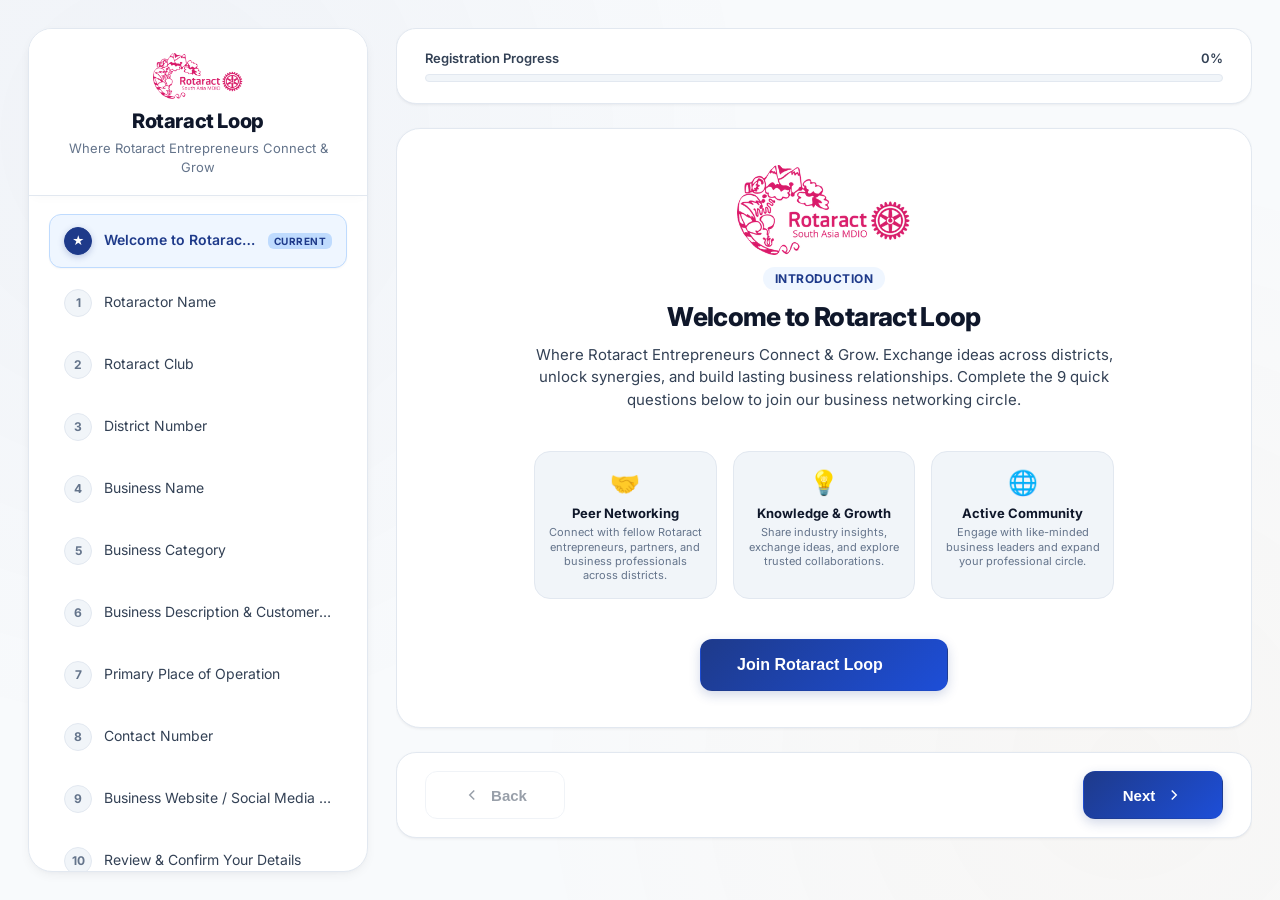
<file: index.html>
<!doctype html>
<html lang="en">
<head>
  <meta charset="utf-8" />
  <meta name="viewport" content="width=device-width, initial-scale=1" />
  <title>Rotaract Loop | Where Rotaract Entrepreneurs Connect & Grow</title>
  <meta name="description" content="Join Rotaract Loop, the business networking circle for Rotaract entrepreneurs and professionals. Where Rotaract entrepreneurs connect, collaborate, and grow." />
  <meta name="robots" content="index, follow, max-image-preview:large, max-snippet:-1, max-video-preview:-1" />
  <meta name="theme-color" content="#1e3a8a" />
  <meta name="color-scheme" content="light" />
  
  <!-- Canonical -->
  <link rel="canonical" href="https://apply.rsamdio.org/" />

  <!-- Open Graph -->
  <meta property="og:url" content="https://apply.rsamdio.org/" />
  <meta property="og:title" content="Rotaract Loop | Where Rotaract Entrepreneurs Connect & Grow" />
  <meta property="og:type" content="website" />
  <meta property="og:image" content="https://apply.rsamdio.org/assets/images/ogimage.webp" />
  <meta property="og:image:type" content="image/webp" />
  <meta property="og:image:width" content="1200" />
  <meta property="og:image:height" content="630" />
  <meta property="og:description" content="Join Rotaract Loop, the business networking circle for Rotaract entrepreneurs and professionals. Where Rotaract entrepreneurs connect, collaborate, and grow." />
  
  <!-- Twitter Card -->
  <meta name="twitter:card" content="summary_large_image" />
  <meta name="twitter:title" content="Rotaract Loop | Where Rotaract Entrepreneurs Connect & Grow" />
  <meta name="twitter:description" content="Join Rotaract Loop, the business networking circle for Rotaract entrepreneurs and professionals. Where Rotaract entrepreneurs connect, collaborate, and grow." />
  <meta name="twitter:image" content="https://apply.rsamdio.org/assets/images/ogimage.webp" />
  
  <!-- Fonts -->
  <link rel="preconnect" href="https://fonts.googleapis.com">
  <link rel="preconnect" href="https://fonts.gstatic.com" crossorigin>
  <link href="https://fonts.googleapis.com/css2?family=Inter:wght@400;500;600;700;800&display=swap" rel="stylesheet">
  
  <!-- Stylesheets -->
  <link rel="stylesheet" href="assets/css/main.css?v=2.9" />
  
  <!-- Favicons -->
  <link rel="icon" type="image/webp" href="assets/images/favicon.webp" />
  <link rel="alternate icon" href="assets/images/favicon.ico" />
  <link rel="apple-touch-icon" href="assets/images/favicon.webp" />

  <!-- Google tag (gtag.js) -->
  <script async src="https://www.googletagmanager.com/gtag/js?id=G-HG60DM0D09"></script>
  <script>
    window.dataLayer = window.dataLayer || [];
    function gtag(){dataLayer.push(arguments);}
    gtag('js', new Date());
    gtag('config', 'G-HG60DM0D09');
  </script>
</head>
<body>

  <a href="#main" class="skip-link">Skip to content</a>

  <div class="layout" id="app">
    <!-- Desktop Sidebar with Constant Fixed Header -->
    <aside class="sidebar" aria-label="Business questionnaire steps">
      <div class="sidebar__header">
        <div class="sidebar__logo-wrap">
          <img src="assets/images/rsamdio.webp" alt="RSAMDIO Logo" class="sidebar__logo" onerror="this.style.display='none'" />
        </div>
        <h1 class="sidebar__title">Rotaract Loop</h1>
        <p class="sidebar__subtitle">Where Rotaract Entrepreneurs Connect &amp; Grow</p>
      </div>
      <div class="sidebar__content">
        <nav class="question-nav" id="questionNav" aria-label="Questions"></nav>
      </div>
    </aside>

    <main class="main" id="main" tabindex="-1">
      <!-- Header with Progress Bar -->
      <header class="header" aria-label="Survey header">
        <div class="header__progress">
          <div class="progress-info">
            <span id="progressLabel">Registration Progress</span>
            <span id="progressPercent">0%</span>
          </div>
          <div class="progress-bar" aria-hidden="true">
            <div class="progress-bar__fill" id="progressFill" style="width:0%"></div>
          </div>
        </div>
      </header>

      <!-- Mobile question navigation (shown on small screens) -->
      <nav class="question-nav question-nav--mobile" id="questionNavMobile" aria-label="Questions"></nav>

      <!-- Main Form Section -->
      <section class="main__content">
        <div class="question-container">
          <div class="question__logos">
            <img src="assets/images/rsamdio.webp" alt="RSAMDIO Logo" class="question__logo question__logo--rzi" onerror="this.style.display='none'" />
          </div>

          <article class="question" id="questionRoot" aria-live="polite"></article>
        </div>
      </section>

      <!-- Navigation Footer -->
      <footer class="footer">
        <div class="footer__content">
          <button id="btnBack" class="btn btn--secondary" type="button" aria-label="Previous question">
            <svg class="btn__icon" viewBox="0 0 24 24" aria-hidden="true"><path d="M15 18l-6-6 6-6" fill="none" stroke="currentColor" stroke-width="2"/></svg>
            Back
          </button>
          <button id="btnNext" class="btn btn--primary" type="button" aria-label="Next question">
            Next
            <svg class="btn__icon" viewBox="0 0 24 24" aria-hidden="true"><path d="M9 6l6 6-6 6" fill="none" stroke="currentColor" stroke-width="2"/></svg>
          </button>
          <button id="btnSubmit" class="btn btn--success hidden" type="button">
            Join Rotaract Loop
          </button>
        </div>
      </footer>
    </main>
  </div>

  <!-- Loading Overlay -->
  <div class="loading-overlay hidden" id="loadingOverlay" role="alert" aria-live="assertive">
    <div class="loading-spinner" aria-hidden="true"></div>
    <p class="loading-text">Joining Rotaract Loop...</p>
  </div>

  <!-- Toast Notifications Container -->
  <div class="toast-container" id="toastContainer" aria-live="polite" aria-atomic="true"></div>

  <!-- Submission Success Modal -->
  <div class="modal hidden" id="successModal" role="dialog" aria-modal="true" aria-labelledby="successTitle">
    <div class="modal__backdrop" data-close="modal"></div>
    <div class="modal__content">
      <div class="success-content">
        <div class="success-logos">
          <img src="assets/images/rsamdio.webp" alt="RSAMDIO Logo" class="success-logo success-logo--rzi" onerror="this.style.display='none'" />
        </div>

        <svg class="success-icon" viewBox="0 0 52 52" aria-hidden="true">
          <circle class="success-icon__circle" cx="26" cy="26" r="25" fill="none" />
          <path class="success-icon__check" fill="none" d="M14 27 l7 7 l17 -17" />
        </svg>

        <h2 id="successTitle" class="success-title">Registration Submitted!</h2>
        <div id="successIdBadge" class="success-id-badge hidden"></div>
        <p class="success-message">
          Thank you for registering to join <strong>Rotaract Loop</strong>.<br><br>
          Your details have been securely recorded. Our team will review your profile and connect with you to welcome you into the circle.
        </p>
        <div class="success-actions">
          <button class="btn btn--secondary" id="startNewSurvey" type="button">Register Another Member</button>
        </div>
      </div>
    </div>
  </div>

  <!-- Configuration & API Client -->
  <script src="assets/js/config.js?v=2.8"></script>
  <script src="assets/js/api.js?v=2.8"></script>

  <!-- Main Application Logic -->
  <script src="assets/js/app.js?v=2.8" defer></script>
</body>
</html>
</file>
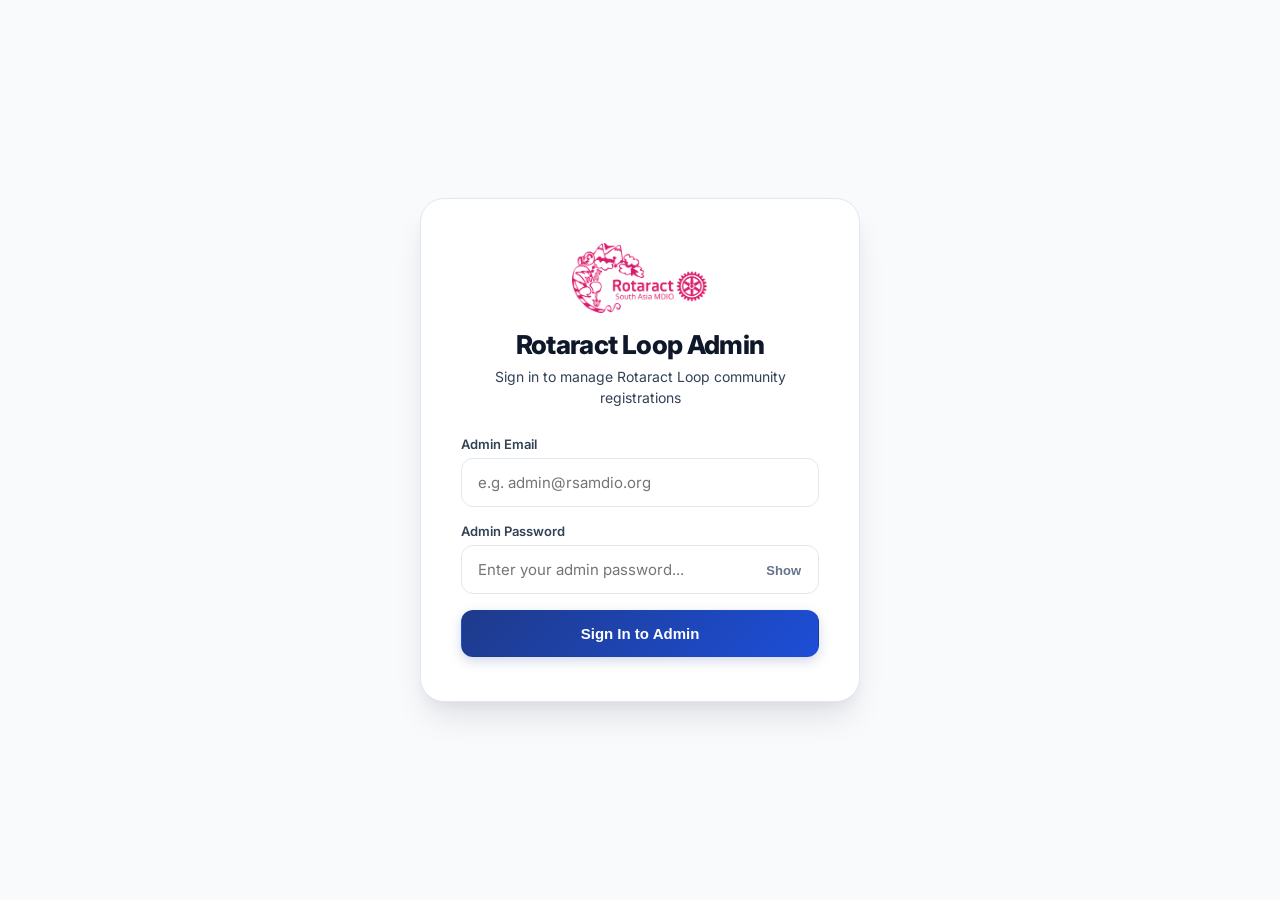
<file: admin.html>
<!doctype html>
<html lang="en">
<head>
  <meta charset="utf-8" />
  <meta name="viewport" content="width=device-width, initial-scale=1" />
  <title>Rotaract Loop: Admin Portal</title>
  <meta name="description" content="Admin dashboard for managing Rotaract Loop community registrations" />
  <meta name="robots" content="noindex, nofollow" />
  <meta name="theme-color" content="#1e3a8a" />
  <meta name="color-scheme" content="light" />
  
  <!-- Canonical -->
  <link rel="canonical" href="https://apply.rsamdio.org/admin" />

  <!-- Open Graph -->
  <meta property="og:url" content="https://apply.rsamdio.org/admin" />
  <meta property="og:title" content="Rotaract Loop: Admin Portal" />
  <meta property="og:type" content="website" />
  <meta property="og:image" content="https://apply.rsamdio.org/assets/images/ogimage.webp" />
  <meta property="og:image:type" content="image/webp" />
  <meta property="og:image:width" content="1200" />
  <meta property="og:image:height" content="630" />
  <meta property="og:description" content="Admin dashboard for managing Rotaract Loop community registrations" />
  
  <!-- Fonts -->
  <link rel="preconnect" href="https://fonts.googleapis.com">
  <link rel="preconnect" href="https://fonts.gstatic.com" crossorigin>
  <link href="https://fonts.googleapis.com/css2?family=Inter:wght@400;500;600;700;800&display=swap" rel="stylesheet">
  
  <!-- Stylesheets -->
  <link rel="stylesheet" href="assets/css/main.css?v=3.0" />
  <link rel="stylesheet" href="assets/css/admin.css?v=3.0" />
  
  <!-- Favicons -->
  <link rel="icon" type="image/webp" href="assets/images/favicon.webp" />
  <link rel="alternate icon" href="assets/images/favicon.ico" />
  <link rel="apple-touch-icon" href="assets/images/favicon.webp" />
</head>
<body>
  <div class="admin-container" id="adminContainer">
    <!-- Secure Admin Authentication Screen -->
    <div class="login-screen" id="loginScreen">
      <div class="login-card">
        <img src="assets/images/rsamdio.webp" alt="RSAMDIO Logo" class="login-logo" onerror="this.style.display='none'" />
        <h1 class="login-title">Rotaract Loop Admin</h1>
        <p class="login-subtitle">Sign in to manage Rotaract Loop community registrations</p>
        
        <form class="login-form" id="adminLoginForm" onsubmit="return false;">
          <div class="form-group">
            <label for="adminEmailInput">Admin Email</label>
            <input 
              type="email" 
              id="adminEmailInput" 
              class="form-input" 
              placeholder="e.g. admin@rsamdio.org" 
              autocomplete="username"
              required
            />
          </div>

          <div class="form-group">
            <label for="adminPasskeyInput">Admin Password</label>
            <div style="position: relative;">
              <input 
                type="password" 
                id="adminPasskeyInput" 
                class="form-input" 
                placeholder="Enter your admin password..." 
                autocomplete="current-password"
                required 
              />
              <button 
                type="button" 
                id="togglePasskeyBtn" 
                style="position: absolute; right: 12px; top: 50%; transform: translateY(-50%); background: none; border: none; cursor: pointer; color: var(--color-text-muted); font-size: 13px; font-weight: 600;"
              >
                Show
              </button>
            </div>
          </div>

          <button type="submit" class="btn btn--primary btn--full" id="adminLoginBtn">
            <span id="loginBtnText">Sign In to Admin</span>
            <span id="loginBtnSpinner" class="spinner hidden"></span>
          </button>
        </form>

        <div id="loginError" class="error-message hidden"></div>
      </div>
    </div>

    <!-- Admin Dashboard Main View -->
    <div class="admin-dashboard hidden" id="adminDashboard">
      <!-- Admin Top Navigation Header -->
      <header class="admin-header">
        <div class="admin-header__inner">
          <div class="admin-header__info">
            <img src="assets/images/rsamdio.webp" alt="RSAMDIO Logo" class="admin-header__logo" onerror="this.style.display='none'" />
            <div class="admin-header__title-wrap">
              <h1 class="admin-header__title">Rotaract Loop Community</h1>
              <span class="admin-header__tag" id="backendIndicator">Connected to Google Sheets REST API</span>
            </div>
          </div>

          <div class="admin-header__actions">
            <button id="refreshBtn" class="btn-icon" title="Refresh Directory">
              <svg viewBox="0 0 24 24" fill="none" stroke="currentColor" stroke-width="2" stroke-linecap="round" stroke-linejoin="round">
                <path d="M23 4v6h-6M1 20v-6h6M3.51 9a9 9 0 0 1 14.85-3.48L23 10M1 14l4.64 4.36A9 9 0 0 0 20.49 15"/>
              </svg>
            </button>
            <button id="exportExcelBtn" class="btn btn-export btn--export-excel" title="Download Excel Spreadsheet (.xls)">
              <svg viewBox="0 0 24 24" fill="none" stroke="currentColor" stroke-width="2" stroke-linecap="round" stroke-linejoin="round">
                <path d="M14 2H6a2 2 0 0 0-2 2v16a2 2 0 0 0 2 2h12a2 2 0 0 0 2-2V8z"/>
                <polyline points="14 2 14 8 20 8"/>
                <line x1="8" y1="13" x2="16" y2="13"/>
                <line x1="8" y1="17" x2="16" y2="17"/>
                <polyline points="10 9 9 9 8 9"/>
              </svg>
              <span>Export Excel</span>
            </button>
            <button id="exportCsvBtn" class="btn btn-export btn--export-csv" title="Download CSV (.csv)">
              <svg viewBox="0 0 24 24" fill="none" stroke="currentColor" stroke-width="2" stroke-linecap="round" stroke-linejoin="round">
                <path d="M21 15v4a2 2 0 0 1-2 2H5a2 2 0 0 1-2-2v-4M7 10l5 5 5-5M12 15V3"/>
              </svg>
              <span>Export CSV</span>
            </button>
            <button id="logoutBtn" class="btn btn--secondary" style="padding: 9px 16px; font-size: 13px;">
              <svg viewBox="0 0 24 24" fill="none" stroke="currentColor" stroke-width="2" stroke-linecap="round" stroke-linejoin="round" style="width: 16px; height: 16px;">
                <path d="M9 21H5a2 2 0 0 1-2-2V5a2 2 0 0 1 2-2h4M16 17l5-5-5-5M21 12H9"/>
              </svg>
              <span>Logout</span>
            </button>
          </div>
        </div>
      </header>

      <div class="admin-content">
        <!-- Community Directory Key Metrics -->
        <section class="stats-section">
          <div class="stats-grid">
            <div class="stat-card stat-card--total">
              <div class="stat-card__value" id="statTotal">0</div>
              <div class="stat-card__label">Total Entrepreneurs</div>
            </div>
            <div class="stat-card stat-card--categories">
              <div class="stat-card__value" id="statCategories">0</div>
              <div class="stat-card__label">Categories Represented</div>
            </div>
            <div class="stat-card stat-card--districts">
              <div class="stat-card__value" id="statDistricts">0</div>
              <div class="stat-card__label">Districts Represented</div>
            </div>
            <div class="stat-card stat-card--clubs">
              <div class="stat-card__value" id="statClubs">0</div>
              <div class="stat-card__label">Clubs Participating</div>
            </div>
          </div>

          <!-- Quick Category Filter Pills -->
          <div class="category-stats-wrap">
            <div class="category-stats-header">
              <h3 class="category-stats-title">Category Distribution</h3>
              <span style="font-size: 12px; color: var(--color-text-muted);">Click any category to filter</span>
            </div>
            <div class="category-pills-scroller" id="categoryPillsContainer">
              <!-- Dynamically rendered -->
            </div>
          </div>
        </section>

        <!-- Directory Data Section -->
        <section class="applications-section">
          <!-- Toolbar & Filters -->
          <div class="table-toolbar">
            <div class="table-toolbar__header">
              <h2 class="table-title">Community Directory</h2>
              <span class="table-count" id="resultsCount">0 entrepreneurs</span>
            </div>

            <div class="table-toolbar__controls">
              <div class="filters-bar">
                <!-- Custom Styled Category Filter -->
                <div class="filter-item">
                  <div class="custom-filter-dropdown" id="categoryDropdownWrap">
                    <button type="button" class="custom-filter-trigger" id="categoryDropdownBtn" aria-haspopup="listbox" aria-expanded="false" title="Filter by category">
                      <span class="custom-filter-trigger__text" id="categoryDropdownLabel">All Categories (25)</span>
                      <svg class="custom-filter-trigger__icon" viewBox="0 0 24 24" fill="none" stroke="currentColor" stroke-width="2">
                        <path d="M6 9l6 6 6-6"/>
                      </svg>
                    </button>
                    <div class="custom-filter-menu" id="categoryDropdownMenu">
                      <div class="custom-filter-search">
                        <svg viewBox="0 0 24 24" fill="none" stroke="currentColor" stroke-width="2">
                          <circle cx="11" cy="11" r="8"/>
                          <path d="m21 21-4.35-4.35"/>
                        </svg>
                        <input type="text" id="categorySearchInput" placeholder="Search categories..." autocomplete="off" />
                      </div>
                      <ul class="custom-filter-options" id="categoryOptionsList" role="listbox">
                        <!-- Populated dynamically -->
                      </ul>
                    </div>
                  </div>
                  <input type="hidden" id="categoryFilter" value="" />
                </div>

                <!-- Custom Styled District Filter -->
                <div class="filter-item">
                  <div class="custom-filter-dropdown" id="districtDropdownWrap">
                    <button type="button" class="custom-filter-trigger" id="districtDropdownBtn" aria-haspopup="listbox" aria-expanded="false" title="Filter by district">
                      <span class="custom-filter-trigger__text" id="districtDropdownLabel">All Districts</span>
                      <svg class="custom-filter-trigger__icon" viewBox="0 0 24 24" fill="none" stroke="currentColor" stroke-width="2">
                        <path d="M6 9l6 6 6-6"/>
                      </svg>
                    </button>
                    <div class="custom-filter-menu" id="districtDropdownMenu">
                      <ul class="custom-filter-options" id="districtOptionsList" role="listbox">
                        <!-- Populated dynamically -->
                      </ul>
                    </div>
                  </div>
                  <input type="hidden" id="districtFilter" value="" />
                </div>

                <!-- Search Input -->
                <div class="search-input-wrapper">
                  <svg class="search-icon" viewBox="0 0 24 24" fill="none" stroke="currentColor" stroke-width="2" stroke-linecap="round" stroke-linejoin="round">
                    <circle cx="11" cy="11" r="8"/>
                    <path d="m21 21-4.35-4.35"/>
                  </svg>
                  <input type="text" id="searchInput" class="search-input" placeholder="Search by business, rotaractor, club, city, district..." />
                  <button type="button" id="clearSearchBtn" class="search-clear hidden" title="Clear search">✕</button>
                </div>

                <button id="clearFiltersBtn" class="btn-text" title="Reset all filters">Reset Filters</button>
              </div>
            </div>
          </div>

          <!-- Desktop Table Wrapper -->
          <div class="table-wrapper">
            <table class="data-table">
              <thead>
                <tr>
                  <th>
                    <button class="sort-btn" data-sort="business_name">
                      <span>Business Name</span>
                      <svg class="sort-icon" viewBox="0 0 24 24" fill="none" stroke="currentColor" stroke-width="2">
                        <path d="M7 13l5 5 5-5M7 6l5-5 5 5"/>
                      </svg>
                    </button>
                  </th>
                  <th>
                    <button class="sort-btn" data-sort="rotaractor">
                      <span>Rotaractor</span>
                      <svg class="sort-icon" viewBox="0 0 24 24" fill="none" stroke="currentColor" stroke-width="2">
                        <path d="M7 13l5 5 5-5M7 6l5-5 5 5"/>
                      </svg>
                    </button>
                  </th>
                  <th>
                    <button class="sort-btn" data-sort="category">
                      <span>Category</span>
                      <svg class="sort-icon" viewBox="0 0 24 24" fill="none" stroke="currentColor" stroke-width="2">
                        <path d="M7 13l5 5 5-5M7 6l5-5 5 5"/>
                      </svg>
                    </button>
                  </th>
                  <th>
                    <button class="sort-btn" data-sort="district">
                      <span>District / Club</span>
                      <svg class="sort-icon" viewBox="0 0 24 24" fill="none" stroke="currentColor" stroke-width="2">
                        <path d="M7 13l5 5 5-5M7 6l5-5 5 5"/>
                      </svg>
                    </button>
                  </th>
                  <th>Location</th>
                  <th>WhatsApp</th>
                  <th>
                    <button class="sort-btn" data-sort="date">
                      <span>Registered</span>
                      <svg class="sort-icon" viewBox="0 0 24 24" fill="none" stroke="currentColor" stroke-width="2">
                        <path d="M7 13l5 5 5-5M7 6l5-5 5 5"/>
                      </svg>
                    </button>
                  </th>
                  <th class="th-actions">Details</th>
                </tr>
              </thead>
              <tbody id="applicationsTableBody">
                <tr>
                  <td colspan="8" class="table-loading">
                    <div class="loading-state">
                      <div class="spinner-large"></div>
                      <span>Loading community members...</span>
                    </div>
                  </td>
                </tr>
              </tbody>
            </table>
          </div>

          <!-- Mobile Cards Container -->
          <div class="mobile-cards-container" id="mobileCardsContainer">
            <div class="loading-state">
              <div class="spinner-large"></div>
              <span>Loading community members...</span>
            </div>
          </div>
        </section>
      </div>
    </div>
  </div>

  <!-- Central Configuration & Dedicated API Client -->
  <script src="assets/js/config.js?v=3.0"></script>
  <script src="assets/js/api.js?v=3.0"></script>

  <!-- Admin Controller -->
  <script src="assets/js/admin.js?v=3.0"></script>
</body>
</html>
</file>
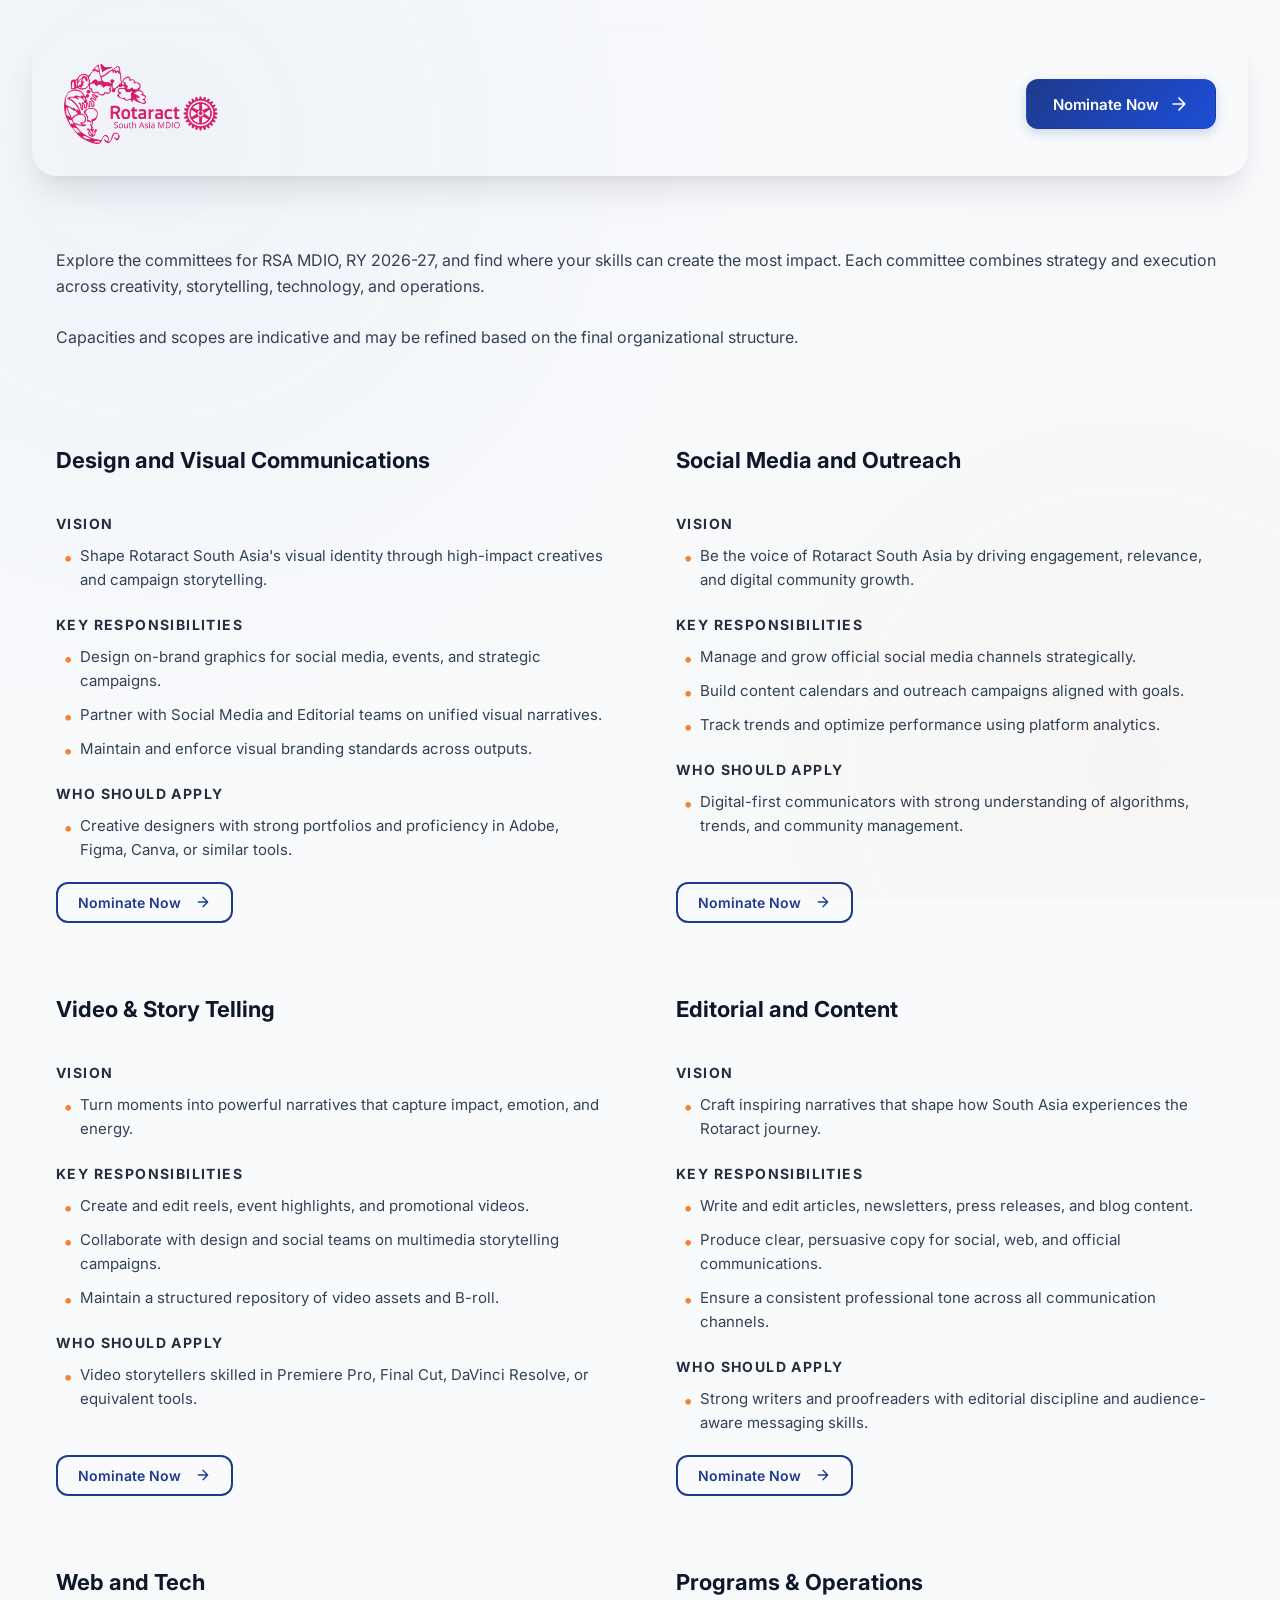
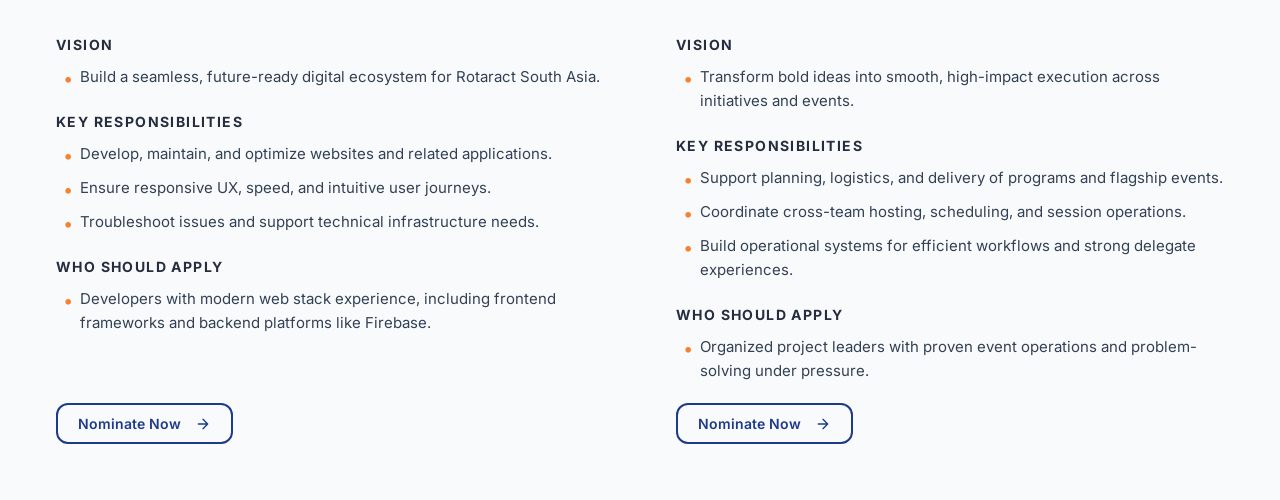
<file: committees.html>
<!doctype html>
<html lang="en">
<head>
  <meta charset="utf-8" />
  <meta name="viewport" content="width=device-width, initial-scale=1" />
  <title>Committees, RY 2026-27, RSA MDIO</title>
  <meta name="description" content="Explore committee opportunities and responsibilities for RSA MDIO RY 2026-27" />
  <meta name="robots" content="index, follow, max-image-preview:large, max-snippet:-1, max-video-preview:-1" />
  <meta name="theme-color" content="#1e3a8a" />
  <meta name="color-scheme" content="dark light" />
  
  <!-- Canonical -->
  <link rel="canonical" href="https://apply.rsamdio.org/committees" />

  <!-- Open Graph -->
  <meta property="og:url" content="https://apply.rsamdio.org/committees" />
  <meta property="og:title" content="Committees, RY 2026-27, RSA MDIO" />
  <meta property="og:type" content="website" />
  <meta property="og:image" content="https://apply.rsamdio.org/assets/images/ogimage.webp" />
  <meta property="og:image:type" content="image/webp" />
  <meta property="og:image:width" content="1200" />
  <meta property="og:image:height" content="630" />
  <meta property="og:description" content="Explore committee opportunities and responsibilities for RSA MDIO RY 2026-27" />
  
  <!-- Twitter Card -->
  <meta name="twitter:card" content="summary_large_image" />
  <meta name="twitter:title" content="Committees, RY 2026-27, RSA MDIO" />
  <meta name="twitter:description" content="Explore committee opportunities and responsibilities for RSA MDIO RY 2026-27" />
  <meta name="twitter:image" content="https://apply.rsamdio.org/assets/images/ogimage.webp" />
  
  <link rel="preconnect" href="https://fonts.googleapis.com">
  <link rel="preconnect" href="https://fonts.gstatic.com" crossorigin>
  <link href="https://fonts.googleapis.com/css2?family=Inter:wght@400;500;600;700;800&display=swap" rel="stylesheet">
  <link rel="stylesheet" href="assets/css/main.css" />
  <link rel="stylesheet" href="assets/css/roles.css" />
  
  <!-- Favicons -->
  <link rel="icon" type="image/webp" href="assets/images/favicon.webp" />
  <link rel="alternate icon" href="assets/images/favicon.ico" />
  <link rel="apple-touch-icon" href="assets/images/favicon.webp" />
</head>
<body>
  <div class="roles-container">
    <header class="roles-header">
      <div class="roles-header__content">
        <div class="roles-header__left">
          <img src="assets/images/rsamdio.webp" alt="Rotaract South Asia MDIO" class="roles-header__logo" onerror="this.style.display='none'" />
        </div>
        <div class="roles-header__actions">
          <a href="/" class="btn btn--primary">
            Nominate Now
            <svg viewBox="0 0 24 24" fill="none" stroke="currentColor" stroke-width="2" stroke-linecap="round" stroke-linejoin="round">
              <path d="M5 12h14M12 5l7 7-7 7"/>
            </svg>
          </a>
        </div>
      </div>
    </header>

    <main class="roles-content">
      <div class="roles-intro">
        <p>Explore the committees for RSA MDIO, RY 2026-27, and find where your skills can create the most impact. Each committee combines strategy and execution across creativity, storytelling, technology, and operations.<br><br>Capacities and scopes are indicative and may be refined based on the final organizational structure.</p>
      </div>

      <div class="roles-grid" id="rolesGrid">
        <article class="role-card">
          <header class="role-card__header">
            <h2 class="role-card__title">Design and Visual Communications</h2>
          </header>
          <div class="role-card__body">
            <section class="role-card__section">
              <h3 class="role-card__section-title">Vision</h3>
              <ul class="role-card__list">
                <li>Shape Rotaract South Asia's visual identity through high-impact creatives and campaign storytelling.</li>
              </ul>
            </section>
            <section class="role-card__section">
              <h3 class="role-card__section-title">Key Responsibilities</h3>
              <ul class="role-card__list">
                <li>Design on-brand graphics for social media, events, and strategic campaigns.</li>
                <li>Partner with Social Media and Editorial teams on unified visual narratives.</li>
                <li>Maintain and enforce visual branding standards across outputs.</li>
              </ul>
            </section>
            <section class="role-card__section">
              <h3 class="role-card__section-title">Who Should Apply</h3>
              <ul class="role-card__list">
                <li>Creative designers with strong portfolios and proficiency in Adobe, Figma, Canva, or similar tools.</li>
              </ul>
            </section>
          </div>
          <div class="role-card__footer">
            <a href="/" class="btn btn--outline btn--small">
              Nominate Now
              <svg viewBox="0 0 24 24" fill="none" stroke="currentColor" stroke-width="2" stroke-linecap="round" stroke-linejoin="round" style="width: 16px; height: 16px; margin-left: 6px;">
                <path d="M5 12h14M12 5l7 7-7 7"/>
              </svg>
            </a>
          </div>
        </article>

        <article class="role-card">
          <header class="role-card__header">
            <h2 class="role-card__title">Social Media and Outreach</h2>
          </header>
          <div class="role-card__body">
            <section class="role-card__section">
              <h3 class="role-card__section-title">Vision</h3>
              <ul class="role-card__list">
                <li>Be the voice of Rotaract South Asia by driving engagement, relevance, and digital community growth.</li>
              </ul>
            </section>
            <section class="role-card__section">
              <h3 class="role-card__section-title">Key Responsibilities</h3>
              <ul class="role-card__list">
                <li>Manage and grow official social media channels strategically.</li>
                <li>Build content calendars and outreach campaigns aligned with goals.</li>
                <li>Track trends and optimize performance using platform analytics.</li>
              </ul>
            </section>
            <section class="role-card__section">
              <h3 class="role-card__section-title">Who Should Apply</h3>
              <ul class="role-card__list">
                <li>Digital-first communicators with strong understanding of algorithms, trends, and community management.</li>
              </ul>
            </section>
          </div>
          <div class="role-card__footer">
            <a href="/" class="btn btn--outline btn--small">
              Nominate Now
              <svg viewBox="0 0 24 24" fill="none" stroke="currentColor" stroke-width="2" stroke-linecap="round" stroke-linejoin="round" style="width: 16px; height: 16px; margin-left: 6px;">
                <path d="M5 12h14M12 5l7 7-7 7"/>
              </svg>
            </a>
          </div>
        </article>

        <article class="role-card">
          <header class="role-card__header">
            <h2 class="role-card__title">Video &amp; Story Telling</h2>
          </header>
          <div class="role-card__body">
            <section class="role-card__section">
              <h3 class="role-card__section-title">Vision</h3>
              <ul class="role-card__list">
                <li>Turn moments into powerful narratives that capture impact, emotion, and energy.</li>
              </ul>
            </section>
            <section class="role-card__section">
              <h3 class="role-card__section-title">Key Responsibilities</h3>
              <ul class="role-card__list">
                <li>Create and edit reels, event highlights, and promotional videos.</li>
                <li>Collaborate with design and social teams on multimedia storytelling campaigns.</li>
                <li>Maintain a structured repository of video assets and B-roll.</li>
              </ul>
            </section>
            <section class="role-card__section">
              <h3 class="role-card__section-title">Who Should Apply</h3>
              <ul class="role-card__list">
                <li>Video storytellers skilled in Premiere Pro, Final Cut, DaVinci Resolve, or equivalent tools.</li>
              </ul>
            </section>
          </div>
          <div class="role-card__footer">
            <a href="/" class="btn btn--outline btn--small">
              Nominate Now
              <svg viewBox="0 0 24 24" fill="none" stroke="currentColor" stroke-width="2" stroke-linecap="round" stroke-linejoin="round" style="width: 16px; height: 16px; margin-left: 6px;">
                <path d="M5 12h14M12 5l7 7-7 7"/>
              </svg>
            </a>
          </div>
        </article>

        <article class="role-card">
          <header class="role-card__header">
            <h2 class="role-card__title">Editorial and Content</h2>
          </header>
          <div class="role-card__body">
            <section class="role-card__section">
              <h3 class="role-card__section-title">Vision</h3>
              <ul class="role-card__list">
                <li>Craft inspiring narratives that shape how South Asia experiences the Rotaract journey.</li>
              </ul>
            </section>
            <section class="role-card__section">
              <h3 class="role-card__section-title">Key Responsibilities</h3>
              <ul class="role-card__list">
                <li>Write and edit articles, newsletters, press releases, and blog content.</li>
                <li>Produce clear, persuasive copy for social, web, and official communications.</li>
                <li>Ensure a consistent professional tone across all communication channels.</li>
              </ul>
            </section>
            <section class="role-card__section">
              <h3 class="role-card__section-title">Who Should Apply</h3>
              <ul class="role-card__list">
                <li>Strong writers and proofreaders with editorial discipline and audience-aware messaging skills.</li>
              </ul>
            </section>
          </div>
          <div class="role-card__footer">
            <a href="/" class="btn btn--outline btn--small">
              Nominate Now
              <svg viewBox="0 0 24 24" fill="none" stroke="currentColor" stroke-width="2" stroke-linecap="round" stroke-linejoin="round" style="width: 16px; height: 16px; margin-left: 6px;">
                <path d="M5 12h14M12 5l7 7-7 7"/>
              </svg>
            </a>
          </div>
        </article>

        <article class="role-card">
          <header class="role-card__header">
            <h2 class="role-card__title">Web and Tech</h2>
          </header>
          <div class="role-card__body">
            <section class="role-card__section">
              <h3 class="role-card__section-title">Vision</h3>
              <ul class="role-card__list">
                <li>Build a seamless, future-ready digital ecosystem for Rotaract South Asia.</li>
              </ul>
            </section>
            <section class="role-card__section">
              <h3 class="role-card__section-title">Key Responsibilities</h3>
              <ul class="role-card__list">
                <li>Develop, maintain, and optimize websites and related applications.</li>
                <li>Ensure responsive UX, speed, and intuitive user journeys.</li>
                <li>Troubleshoot issues and support technical infrastructure needs.</li>
              </ul>
            </section>
            <section class="role-card__section">
              <h3 class="role-card__section-title">Who Should Apply</h3>
              <ul class="role-card__list">
                <li>Developers with modern web stack experience, including frontend frameworks and backend platforms like Firebase.</li>
              </ul>
            </section>
          </div>
          <div class="role-card__footer">
            <a href="/" class="btn btn--outline btn--small">
              Nominate Now
              <svg viewBox="0 0 24 24" fill="none" stroke="currentColor" stroke-width="2" stroke-linecap="round" stroke-linejoin="round" style="width: 16px; height: 16px; margin-left: 6px;">
                <path d="M5 12h14M12 5l7 7-7 7"/>
              </svg>
            </a>
          </div>
        </article>

        <article class="role-card">
          <header class="role-card__header">
            <h2 class="role-card__title">Programs &amp; Operations</h2>
          </header>
          <div class="role-card__body">
            <section class="role-card__section">
              <h3 class="role-card__section-title">Vision</h3>
              <ul class="role-card__list">
                <li>Transform bold ideas into smooth, high-impact execution across initiatives and events.</li>
              </ul>
            </section>
            <section class="role-card__section">
              <h3 class="role-card__section-title">Key Responsibilities</h3>
              <ul class="role-card__list">
                <li>Support planning, logistics, and delivery of programs and flagship events.</li>
                <li>Coordinate cross-team hosting, scheduling, and session operations.</li>
                <li>Build operational systems for efficient workflows and strong delegate experiences.</li>
              </ul>
            </section>
            <section class="role-card__section">
              <h3 class="role-card__section-title">Who Should Apply</h3>
              <ul class="role-card__list">
                <li>Organized project leaders with proven event operations and problem-solving under pressure.</li>
              </ul>
            </section>
          </div>
          <div class="role-card__footer">
            <a href="/" class="btn btn--outline btn--small">
              Nominate Now
              <svg viewBox="0 0 24 24" fill="none" stroke="currentColor" stroke-width="2" stroke-linecap="round" stroke-linejoin="round" style="width: 16px; height: 16px; margin-left: 6px;">
                <path d="M5 12h14M12 5l7 7-7 7"/>
              </svg>
            </a>
          </div>
        </article>
      </div>
    </main>
  </div>

</body>
</html>
</file>
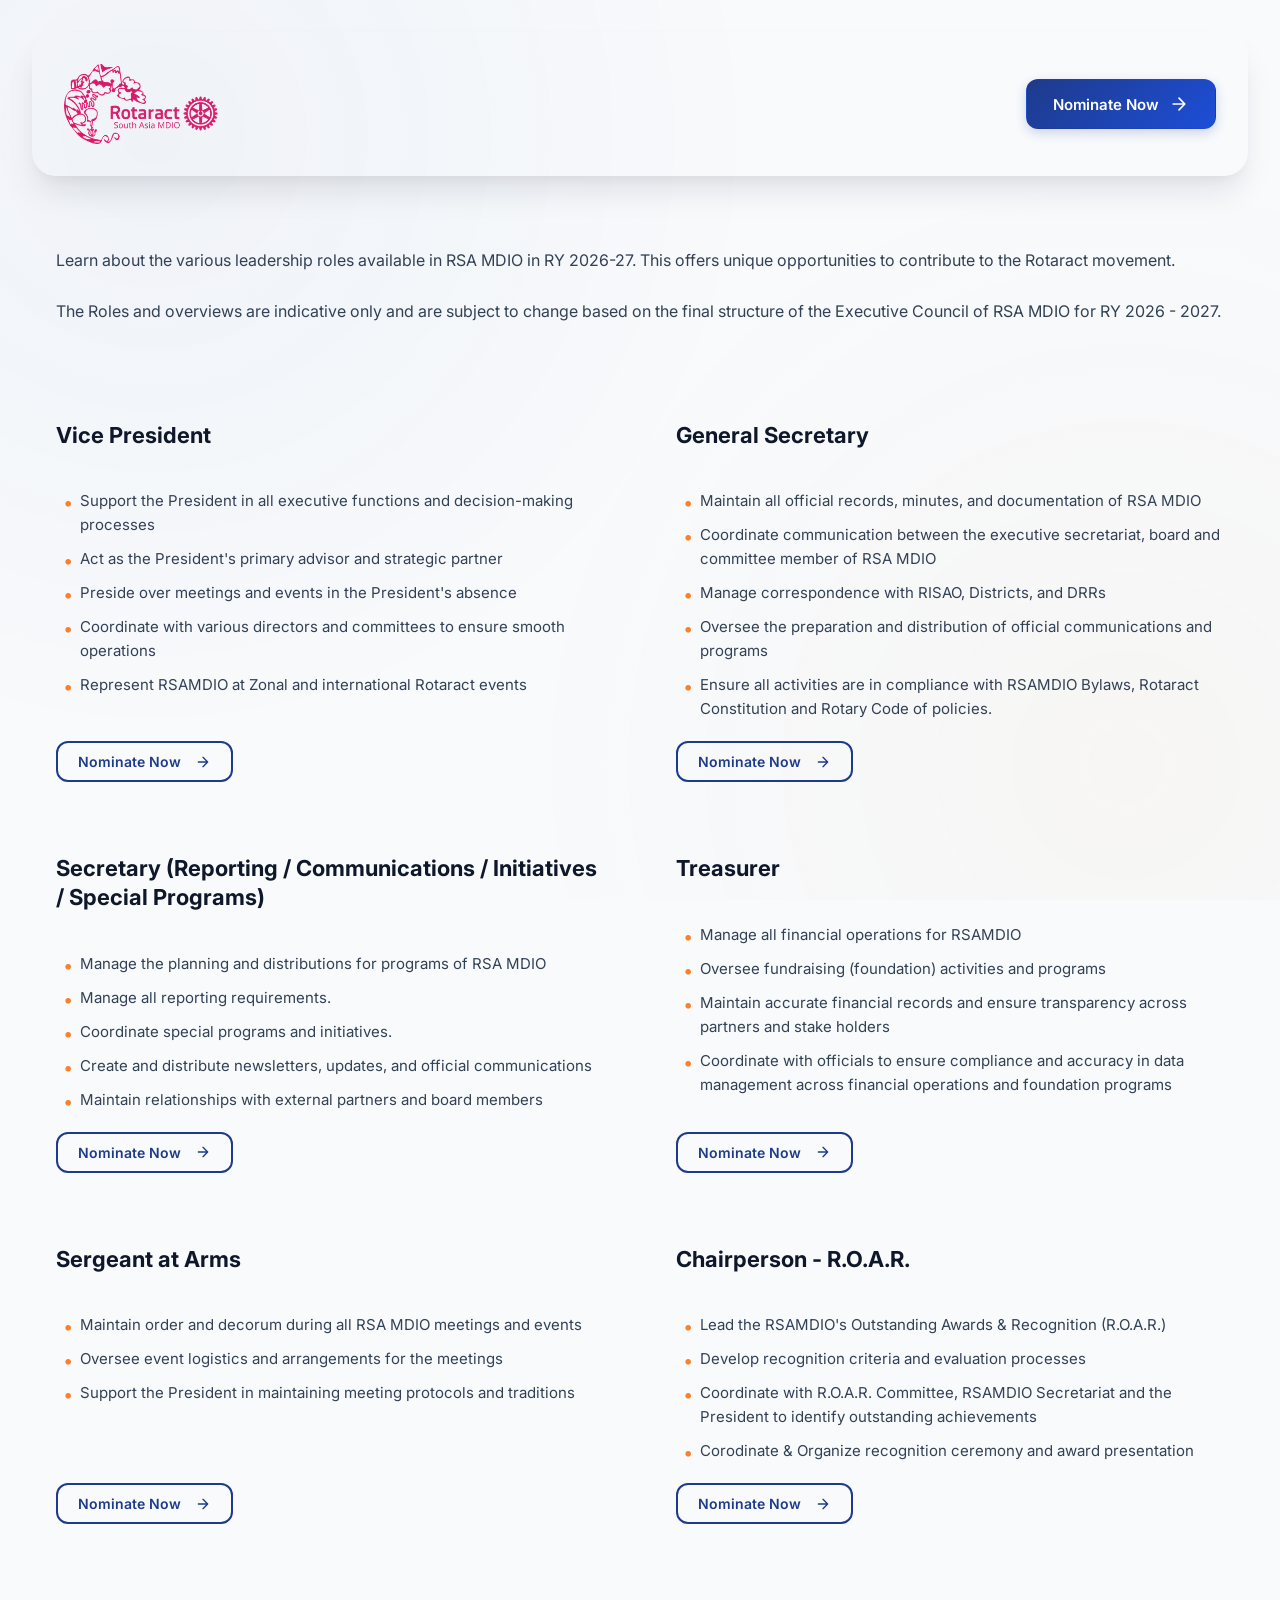
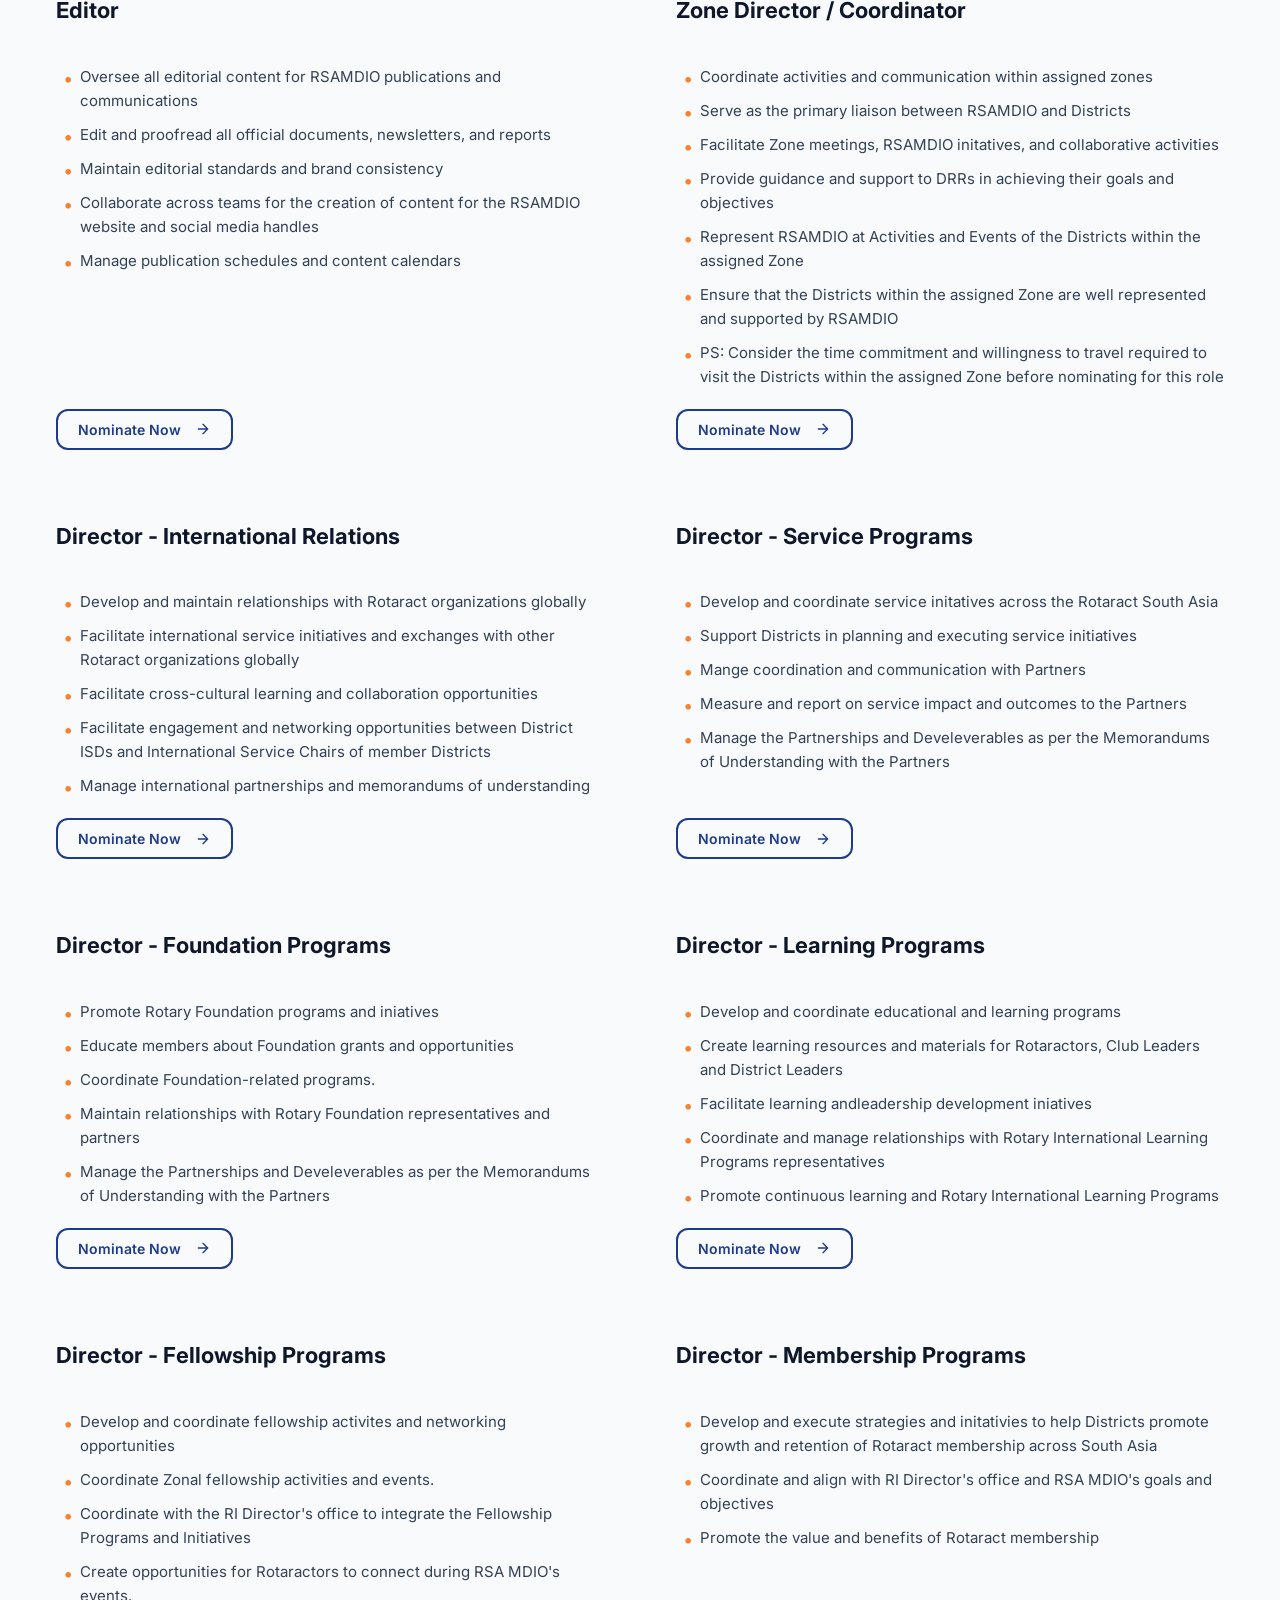
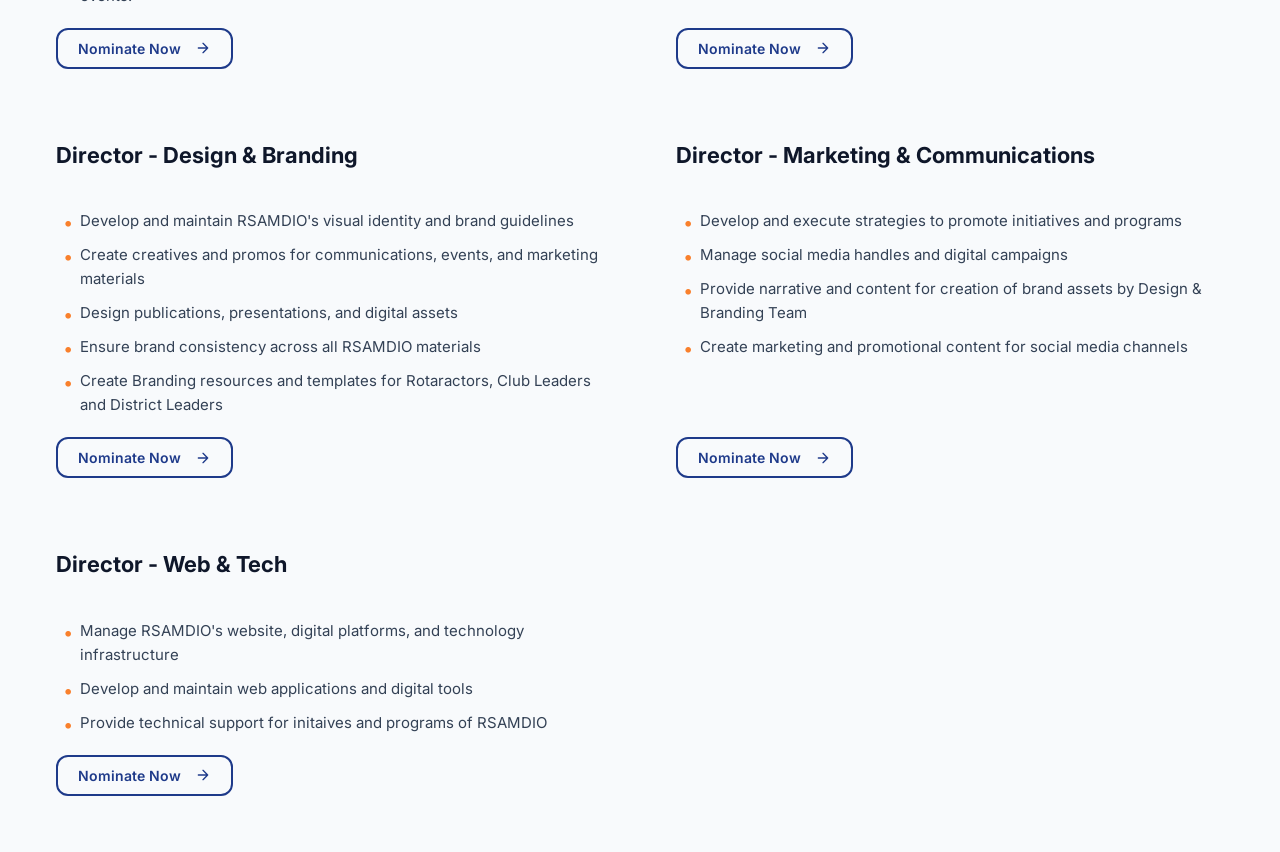
<file: roles.html>
<!doctype html>
<html lang="en">
<head>
  <meta charset="utf-8" />
  <meta name="viewport" content="width=device-width, initial-scale=1" />
  <title>Roles, RY 2026-27, RSA MDIO</title>
  <meta name="description" content="Explore available leadership roles and their requirements for RSAMDIO 2026-27" />
  <meta name="robots" content="index, follow, max-image-preview:large, max-snippet:-1, max-video-preview:-1" />
  <meta name="theme-color" content="#1e3a8a" />
  <meta name="color-scheme" content="dark light" />
  
  <!-- Canonical -->
  <link rel="canonical" href="https://apply.rsamdio.org/roles" />

  <!-- Open Graph -->
  <meta property="og:url" content="https://apply.rsamdio.org/roles" />
  <meta property="og:title" content="Roles, RY 2026-27, RSA MDIO" />
  <meta property="og:type" content="website" />
  <meta property="og:image" content="https://apply.rsamdio.org/assets/images/ogimage.webp" />
  <meta property="og:image:type" content="image/webp" />
  <meta property="og:image:width" content="1200" />
  <meta property="og:image:height" content="630" />
  <meta property="og:description" content="Explore available leadership roles and their requirements for RSAMDIO 2026-27" />
  
  <!-- Twitter Card -->
  <meta name="twitter:card" content="summary_large_image" />
  <meta name="twitter:title" content="Roles, RY 2026-27, RSA MDIO" />
  <meta name="twitter:description" content="Explore available leadership roles and their requirements for RSAMDIO 2026-27" />
  <meta name="twitter:image" content="https://apply.rsamdio.org/assets/images/ogimage.webp" />
  
  <link rel="preconnect" href="https://fonts.googleapis.com">
  <link rel="preconnect" href="https://fonts.gstatic.com" crossorigin>
  <link href="https://fonts.googleapis.com/css2?family=Inter:wght@400;500;600;700;800&display=swap" rel="stylesheet">
  <link rel="stylesheet" href="assets/css/main.css" />
  <link rel="stylesheet" href="assets/css/roles.css" />
  
  <!-- Favicons -->
  <link rel="icon" type="image/webp" href="assets/images/favicon.webp" />
  <link rel="alternate icon" href="assets/images/favicon.ico" />
  <link rel="apple-touch-icon" href="assets/images/favicon.webp" />
</head>
<body>
  <div class="roles-container">
    <header class="roles-header">
      <div class="roles-header__content">
        <div class="roles-header__left">
          <img src="assets/images/rsamdio.webp" alt="Rotaract South Asia MDIO" class="roles-header__logo" onerror="this.style.display='none'" />
        </div>
        <div class="roles-header__actions">
          <a href="/" class="btn btn--primary">
            Nominate Now
            <svg viewBox="0 0 24 24" fill="none" stroke="currentColor" stroke-width="2" stroke-linecap="round" stroke-linejoin="round">
              <path d="M5 12h14M12 5l7 7-7 7"/>
            </svg>
          </a>
        </div>
      </div>
    </header>

    <main class="roles-content">
      <div class="roles-intro">
        <p>Learn about the various leadership roles available in RSA MDIO in RY 2026-27. This offers unique opportunities to contribute to the Rotaract movement.<br><br>The Roles and overviews are indicative only and are subject to change based on the final structure of the Executive Council of RSA MDIO for RY 2026 - 2027.</p>
      </div>

      <div class="roles-grid" id="rolesGrid">
        <div class="loading-state">
          <div class="loading-spinner"></div>
          <p>Loading roles...</p>
        </div>
      </div>
    </main>
  </div>

  <script src="assets/js/roles.js"></script>
</body>
</html>
</file>
<file: assets/css/main.css>
/* ==========================================================================
   Rotaract Loop - Design System (Modern Welcoming Light Mode)
   Inspired by Rotaract brand colors (Royal Navy, Rotary Gold & Cranberry)
   ========================================================================== */

:root {
  /* Brand Colors */
  --color-primary: #1e3a8a;          /* Rotaract Royal Navy */
  --color-primary-hover: #1d4ed8;    /* Bright Navy Blue */
  --color-primary-light: #eff6ff;    /* Soft blue tint */
  --color-primary-subtle: #dbeafe;   /* Light accent background */
  
  --color-secondary: #059669;        /* Success Emerald */
  --color-secondary-hover: #047857;
  --color-secondary-light: #ecfdf5;

  --color-accent-gold: #d97706;      /* Rotary Gold / Amber */
  --color-accent-gold-light: #fef3c7;
  --color-accent-cranberry: #be185d; /* Rotaract Cranberry */
  --color-accent-cranberry-light: #fdf2f8;
  
  --color-accent-orange: #f97316;
  --color-accent-red: #dc2626;
  --color-danger: #ef4444;
  --color-danger-light: #fef2f2;

  /* Neutrals - Welcoming Light Mode */
  --color-white: #ffffff;
  --color-bg: #f8fafc;               /* Slate-50 ultra-clean background */
  --color-surface: #ffffff;          /* Pure white card surface */
  --color-surface-subtle: #f1f5f9;   /* Slate-100 hover / active surface */
  --color-surface-muted: #e2e8f0;    /* Slate-200 dividers */

  --color-border: #e2e8f0;           /* Clean subtle border */
  --color-border-hover: #cbd5e1;     /* Slate-300 */
  --color-border-focus: #1e3a8a;     /* Navy focus ring */

  --color-text-primary: #0f172a;     /* Slate-900 high contrast */
  --color-text-secondary: #334155;   /* Slate-700 body text */
  --color-text-muted: #64748b;       /* Slate-500 hints & guides */
  --color-text-light: #94a3b8;       /* Slate-400 placeholder */

  /* Modern Design Tokens */
  --radius-xs: 6px;
  --radius-sm: 8px;
  --radius-md: 12px;
  --radius-lg: 16px;
  --radius-xl: 20px;
  --radius-2xl: 24px;
  --radius-full: 9999px;

  /* Shadows - Layered Elevation for Light Mode */
  --shadow-xs: 0 1px 2px 0 rgba(15, 23, 42, 0.04);
  --shadow-sm: 0 1px 3px 0 rgba(15, 23, 42, 0.06), 0 1px 2px -1px rgba(15, 23, 42, 0.04);
  --shadow-md: 0 4px 12px -2px rgba(15, 23, 42, 0.06), 0 2px 6px -2px rgba(15, 23, 42, 0.04);
  --shadow-lg: 0 12px 24px -4px rgba(15, 23, 42, 0.08), 0 4px 8px -4px rgba(15, 23, 42, 0.04);
  --shadow-xl: 0 20px 32px -6px rgba(15, 23, 42, 0.1), 0 8px 16px -6px rgba(15, 23, 42, 0.06);
  --shadow-2xl: 0 25px 50px -12px rgba(15, 23, 42, 0.18);
  --shadow-primary-glow: 0 0 24px rgba(30, 58, 138, 0.15);

  /* Animation Timings */
  --t-fast: 150ms cubic-bezier(0.4, 0, 0.2, 1);
  --t-normal: 250ms cubic-bezier(0.4, 0, 0.2, 1);
  --t-slow: 400ms cubic-bezier(0.4, 0, 0.2, 1);
}

* {
  box-sizing: border-box;
}

html, body {
  height: 100%;
}

body {
  margin: 0;
  font-family: 'Inter', -apple-system, BlinkMacSystemFont, 'Segoe UI', Roboto, sans-serif;
  color: var(--color-text-secondary);
  background-color: var(--color-bg);
  overflow-x: hidden;
  position: relative;
  -webkit-font-smoothing: antialiased;
  -moz-osx-font-smoothing: grayscale;
}

/* Subtle ambient background glow */
body::before {
  content: '';
  position: fixed;
  top: 0;
  left: 0;
  width: 100%;
  height: 100%;
  background: 
    radial-gradient(circle at 12% 15%, rgba(30, 58, 138, 0.04) 0%, transparent 45%),
    radial-gradient(circle at 88% 85%, rgba(217, 119, 6, 0.03) 0%, transparent 45%);
  z-index: -1;
  pointer-events: none;
}

.skip-link {
  position: absolute;
  left: -9999px;
  z-index: 1000;
}

.skip-link:focus {
  left: 16px;
  top: 16px;
  background: var(--color-primary);
  color: #fff;
  padding: 10px 16px;
  border-radius: var(--radius-sm);
  box-shadow: var(--shadow-lg);
  font-weight: 600;
}

/* ==========================================================================
   Main Layout Structure
   ========================================================================== */

.layout {
  display: flex;
  gap: 28px;
  padding: 28px;
  min-height: 100vh;
  max-width: 1360px;
  margin: 0 auto;
  position: relative;
  z-index: 1;
}

/* --------------------------------------------------------------------------
   Sidebar Navigation (Desktop)
   -------------------------------------------------------------------------- */

.sidebar {
  width: 340px;
  background: var(--color-surface);
  border-radius: var(--radius-2xl);
  padding: 0;
  border: 1px solid var(--color-border);
  box-shadow: var(--shadow-md);
  height: calc(100vh - 56px);
  position: sticky;
  top: 28px;
  align-self: flex-start;
  display: flex;
  flex-direction: column;
  overflow: hidden; /* Header remains fixed; content scrolls */
  transition: box-shadow var(--t-fast);
}

.sidebar:hover {
  box-shadow: var(--shadow-lg);
}

.sidebar__header {
  padding: 24px 24px 18px;
  border-bottom: 1px solid var(--color-border);
  text-align: center;
  flex-shrink: 0;
  background: var(--color-surface);
  z-index: 2;
  box-shadow: 0 4px 12px -4px rgba(15, 23, 42, 0.03);
}

.sidebar__content {
  flex: 1;
  min-height: 0;
  overflow-y: auto;
  padding: 18px 20px 24px;
  scrollbar-width: thin;
  scrollbar-color: var(--color-border) transparent;
}

.sidebar__content::-webkit-scrollbar {
  width: 5px;
}

.sidebar__content::-webkit-scrollbar-thumb {
  background-color: var(--color-border);
  border-radius: var(--radius-full);
}

.sidebar__logo-wrap {
  display: flex;
  justify-content: center;
  align-items: center;
  margin-bottom: 10px;
}

.sidebar__logo {
  height: auto;
  max-height: 46px;
  max-width: 175px;
  width: auto;
  object-fit: contain;
  transition: transform var(--t-fast);
}

.sidebar__logo:hover {
  transform: scale(1.02);
}

.sidebar__brand-badge {
  display: inline-flex;
  align-items: center;
  gap: 6px;
  padding: 4px 12px;
  border-radius: var(--radius-full);
  background: var(--color-primary-light);
  color: var(--color-primary);
  font-size: 11px;
  font-weight: 700;
  letter-spacing: 0.05em;
  text-transform: uppercase;
  margin-bottom: 8px;
}

.sidebar__title {
  margin: 0;
  font-weight: 800;
  font-size: 20px;
  color: var(--color-text-primary);
  letter-spacing: -0.02em;
}

.sidebar__subtitle {
  margin: 6px 0 0;
  font-size: 13px;
  line-height: 1.45;
  color: var(--color-text-muted);
}

.question-nav {
  display: flex;
  flex-direction: column;
  gap: 8px;
}

.question-nav__item {
  display: flex;
  gap: 12px;
  align-items: center;
  padding: 12px 14px;
  border-radius: var(--radius-md);
  text-decoration: none;
  color: var(--color-text-secondary);
  border: 1px solid transparent;
  background: transparent;
  transition: all var(--t-fast);
  font-size: 14px;
}

.question-nav__item:hover {
  background: var(--color-surface-subtle);
  color: var(--color-text-primary);
  border-color: var(--color-border);
}

.question-nav__item--current {
  border-color: #bfdbfe;
  background: var(--color-primary-light);
  color: var(--color-primary);
  font-weight: 600;
  box-shadow: var(--shadow-xs);
}

.question-nav__item--completed {
  color: var(--color-secondary);
}

.question-nav__item--completed:hover {
  background: var(--color-secondary-light);
}

.question-nav__number {
  width: 28px;
  height: 28px;
  border-radius: 50%;
  display: flex;
  align-items: center;
  justify-content: center;
  background: var(--color-surface-subtle);
  border: 1px solid var(--color-border);
  color: var(--color-text-muted);
  font-size: 12px;
  font-weight: 700;
  transition: all var(--t-fast);
  flex-shrink: 0;
}

.question-nav__item--current .question-nav__number {
  background: var(--color-primary);
  color: #fff;
  border-color: var(--color-primary);
  box-shadow: 0 2px 6px rgba(30, 58, 138, 0.25);
}

.question-nav__item--completed .question-nav__number {
  background: var(--color-secondary);
  color: #fff;
  border-color: var(--color-secondary);
}

.question-nav__text {
  flex: 1;
  line-height: 1.35;
  white-space: nowrap;
  overflow: hidden;
  text-overflow: ellipsis;
}

.question-nav__status {
  font-size: 10px;
  color: var(--color-text-muted);
  text-transform: uppercase;
  font-weight: 700;
  letter-spacing: 0.05em;
  padding: 2px 6px;
  border-radius: var(--radius-xs);
  background: var(--color-surface-subtle);
}

.question-nav__item--completed .question-nav__status {
  background: var(--color-secondary-light);
  color: var(--color-secondary);
}

.question-nav__item--current .question-nav__status {
  background: #bfdbfe;
  color: var(--color-primary);
}

.question-nav__status:empty {
  display: none;
}

/* --------------------------------------------------------------------------
   Main Content Area
   -------------------------------------------------------------------------- */

.main {
  flex: 1;
  display: flex;
  flex-direction: column;
  gap: 24px;
  min-height: 0;
  max-height: calc(100vh - 56px);
  overflow-y: auto;
  scrollbar-width: thin;
  scrollbar-color: var(--color-border) transparent;
  box-sizing: border-box;
  padding-bottom: 70px;
}

/* Hidden by default; shown on small screens */
.question-nav--mobile {
  display: none;
}

/* Header & Progress */
.header {
  display: flex;
  align-items: center;
  gap: 16px;
  background: var(--color-surface);
  border: 1px solid var(--color-border);
  border-radius: var(--radius-xl);
  padding: 18px 28px;
  box-shadow: var(--shadow-sm);
  position: relative;
  height: 76px;
  min-height: 76px;
  flex-shrink: 0;
}

.header__progress {
  flex: 1;
  width: 100%;
}

.progress-info {
  display: flex;
  justify-content: space-between;
  align-items: center;
  margin-bottom: 8px;
  font-size: 13px;
  font-weight: 600;
  color: var(--color-text-secondary);
}

.progress-bar {
  width: 100%;
  height: 8px;
  background: var(--color-surface-subtle);
  border-radius: var(--radius-full);
  overflow: hidden;
  border: 1px solid var(--color-border);
}

.progress-bar__fill {
  height: 100%;
  width: 0%;
  background: var(--color-primary);
  transition: width 0.35s ease-out;
  border-radius: var(--radius-full);
}

/* --------------------------------------------------------------------------
   Question Card Container
   -------------------------------------------------------------------------- */

.question-container {
  flex: 1;
  display: flex;
  flex-direction: column;
  background: var(--color-surface);
  border: 1px solid var(--color-border);
  border-radius: var(--radius-2xl);
  padding: 36px 40px;
  box-shadow: var(--shadow-sm);
  position: relative;
  overflow: visible;
  min-height: 0;
  transition: box-shadow var(--t-fast);
}

.question-container:hover {
  box-shadow: var(--shadow-md);
}

.question {
  display: flex;
  flex-direction: column;
  gap: 20px;
  min-height: 0;
  flex: 1;
}

.question__logos {
  display: flex;
  flex-direction: column;
  align-items: center;
  gap: 12px;
  margin-bottom: 4px;
  flex-shrink: 0;
  width: 100%;
}

.question__logo--rzi {
  height: auto;
  max-height: 90px;
  max-width: 320px;
  width: auto;
  object-fit: contain;
  transition: transform var(--t-normal);
}

.question__header {
  min-height: 100px;
  display: flex;
  flex-direction: column;
  justify-content: center;
  align-items: center;
  text-align: center;
  padding: 8px 0;
  gap: 6px;
  flex-shrink: 0;
}

.question__category-pill {
  display: inline-flex;
  align-items: center;
  gap: 6px;
  padding: 4px 12px;
  border-radius: var(--radius-full);
  background: var(--color-primary-light);
  color: var(--color-primary);
  font-size: 12px;
  font-weight: 700;
  letter-spacing: 0.04em;
  text-transform: uppercase;
  margin-bottom: 4px;
}

.question__title {
  font-size: 26px;
  font-weight: 800;
  text-align: center;
  color: var(--color-text-primary);
  letter-spacing: -0.025em;
  line-height: 1.3;
  margin: 0;
}

.question__required {
  color: var(--color-accent-cranberry);
  margin-left: 4px;
  font-weight: 700;
}

.question__subtitle {
  text-align: center;
  color: var(--color-text-secondary);
  font-size: 15px;
  line-height: 1.5;
  margin: 4px 0 0 0;
  max-width: 580px;
}

.question__subtitle a {
  color: var(--color-primary);
  text-decoration: underline;
  font-weight: 600;
}

.question__subtitle a:hover {
  color: var(--color-primary-hover);
}

.question__hint {
  text-align: center;
  color: var(--color-text-muted);
  font-size: 13px;
  line-height: 1.4;
  margin: 4px 0 0 0;
  max-width: 520px;
}

.question__subtitle:empty,
.question__hint:empty {
  display: none;
}

/* --------------------------------------------------------------------------
   Question Input Controls (Light Mode Form Elements)
   -------------------------------------------------------------------------- */

.question__options {
  display: flex;
  flex-direction: column;
  gap: 16px;
  align-items: center;
  width: 100%;
  max-width: 580px;
  margin: 0 auto;
}

.intro-container {
  display: flex;
  flex-direction: column;
  align-items: center;
  gap: 20px;
  text-align: center;
  max-width: 600px;
  margin: 0 auto;
}

.intro-highlights {
  display: grid;
  grid-template-columns: repeat(3, 1fr);
  gap: 16px;
  margin: 12px 0 20px;
  width: 100%;
}

.intro-highlight-card {
  background: var(--color-surface-subtle);
  border: 1px solid var(--color-border);
  border-radius: var(--radius-lg);
  padding: 16px 12px;
  text-align: center;
}

.intro-highlight-card__icon {
  font-size: 24px;
  margin-bottom: 8px;
}

.intro-highlight-card__title {
  font-size: 13px;
  font-weight: 700;
  color: var(--color-text-primary);
  margin-bottom: 4px;
}

.intro-highlight-card__desc {
  font-size: 11px;
  color: var(--color-text-muted);
  line-height: 1.3;
}

/* Form Inputs */
.text-input,
.textarea-input,
select.text-input {
  width: 100%;
  padding: 16px 20px;
  border: 1.5px solid var(--color-border);
  border-radius: var(--radius-lg);
  font: inherit;
  font-size: 16px;
  background: var(--color-white);
  color: var(--color-text-primary);
  transition: all var(--t-fast);
  box-shadow: var(--shadow-xs);
  text-align: left;
}

.text-input:hover,
.textarea-input:hover,
select.text-input:hover {
  border-color: var(--color-border-hover);
}

.text-input:focus,
.textarea-input:focus,
select.text-input:focus {
  outline: none;
  border-color: var(--color-primary);
  box-shadow: 0 0 0 4px rgba(30, 58, 138, 0.12);
  background: var(--color-white);
}

.text-input::placeholder,
.textarea-input::placeholder {
  color: var(--color-text-light);
}

/* Auto-Expanding Textarea */
.textarea-input {
  min-height: 120px;
  line-height: 1.6;
  resize: none; /* Dynamically auto-expands on input */
  overflow-y: hidden;
  transition: border-color var(--t-fast), box-shadow var(--t-fast);
}

/* ==========================================================================
   Custom Searchable Combobox / Dropdown Component
   ========================================================================== */

.custom-select {
  position: relative;
  width: 100%;
  z-index: 30;
}

.custom-select.is-open {
  z-index: 1000;
}

.custom-select__trigger {
  width: 100%;
  padding: 16px 20px;
  border: 1.5px solid var(--color-border);
  border-radius: var(--radius-lg);
  background: var(--color-white);
  color: var(--color-text-primary);
  font: inherit;
  font-size: 16px;
  display: flex;
  justify-content: space-between;
  align-items: center;
  gap: 12px;
  cursor: pointer;
  box-shadow: var(--shadow-xs);
  transition: all var(--t-fast);
  text-align: left;
}

.custom-select__trigger:hover {
  border-color: var(--color-border-hover);
  background: var(--color-surface-subtle);
}

.custom-select.is-open .custom-select__trigger,
.custom-select__trigger:focus-visible {
  outline: none;
  border-color: var(--color-primary);
  box-shadow: 0 0 0 4px rgba(30, 58, 138, 0.12);
  background: var(--color-white);
}

.custom-select__value {
  flex: 1;
  white-space: nowrap;
  overflow: hidden;
  text-overflow: ellipsis;
  font-weight: 500;
}

.custom-select__value.is-placeholder {
  color: var(--color-text-light);
  font-weight: 400;
}

.custom-select__chevron {
  width: 20px;
  height: 20px;
  flex-shrink: 0;
  color: var(--color-text-muted);
  transition: transform var(--t-fast);
}

.custom-select.is-open .custom-select__chevron {
  transform: rotate(180deg);
  color: var(--color-primary);
}

/* Dropdown Menu Popover */
.custom-select__dropdown {
  position: absolute;
  top: calc(100% + 8px);
  left: 0;
  right: 0;
  background: var(--color-white);
  border: 1.5px solid var(--color-border);
  border-radius: var(--radius-xl);
  box-shadow: 0 20px 50px -10px rgba(15, 23, 42, 0.28), 0 0 0 1px rgba(15, 23, 42, 0.08);
  z-index: 9999;
  display: none;
  flex-direction: column;
  overflow: hidden;
  animation: dropdownPop 0.18s cubic-bezier(0.16, 1, 0.3, 1);
  max-height: 360px;
}

.custom-select__dropdown.is-dropup {
  top: auto;
  bottom: calc(100% + 8px);
  box-shadow: 0 -20px 50px -10px rgba(15, 23, 42, 0.28), 0 0 0 1px rgba(15, 23, 42, 0.08);
}

@keyframes dropdownPop {
  0% {
    opacity: 0;
    transform: translateY(-6px) scale(0.98);
  }
  100% {
    opacity: 1;
    transform: translateY(0) scale(1);
  }
}

.custom-select.is-open .custom-select__dropdown {
  display: flex;
}

/* Search Bar Inside Dropdown */
.custom-select__search-box {
  position: relative;
  display: flex;
  align-items: center;
  padding: 12px 16px;
  border-bottom: 1px solid var(--color-border);
  background: var(--color-surface-subtle);
  flex-shrink: 0;
}

.custom-select__search-icon {
  position: absolute;
  left: 28px;
  width: 16px;
  height: 16px;
  color: var(--color-text-muted);
  pointer-events: none;
}

.custom-select__search-input {
  width: 100%;
  padding: 10px 32px 10px 36px;
  border: 1.5px solid var(--color-border);
  border-radius: var(--radius-md);
  font: inherit;
  font-size: 14px;
  background: var(--color-white);
  color: var(--color-text-primary);
  outline: none;
  transition: border-color var(--t-fast), box-shadow var(--t-fast);
}

.custom-select__search-input:focus {
  border-color: var(--color-primary);
  box-shadow: 0 0 0 3px rgba(30, 58, 138, 0.1);
}

.custom-select__search-clear {
  position: absolute;
  right: 24px;
  background: none;
  border: none;
  color: var(--color-text-muted);
  cursor: pointer;
  padding: 4px;
  display: flex;
  align-items: center;
  justify-content: center;
  font-size: 12px;
}

.custom-select__search-clear:hover {
  color: var(--color-text-primary);
}

/* Options Scroller List */
.custom-select__options {
  list-style: none;
  margin: 0;
  padding: 8px;
  overflow-y: auto;
  max-height: 280px;
  scrollbar-width: thin;
  scrollbar-color: var(--color-border) transparent;
}

.custom-select__options::-webkit-scrollbar {
  width: 6px;
}

.custom-select__options::-webkit-scrollbar-thumb {
  background-color: var(--color-border);
  border-radius: var(--radius-full);
}

.custom-select__option {
  display: flex;
  align-items: center;
  justify-content: space-between;
  gap: 12px;
  padding: 12px 16px;
  border-radius: var(--radius-md);
  font-size: 14px;
  color: var(--color-text-secondary);
  cursor: pointer;
  transition: all var(--t-fast);
}

.custom-select__option:hover,
.custom-select__option.is-highlighted {
  background: var(--color-primary-light);
  color: var(--color-primary);
}

.custom-select__option.is-selected {
  background: var(--color-primary);
  color: #ffffff;
  font-weight: 700;
}

.custom-select__option.is-selected:hover {
  background: var(--color-primary-hover);
  color: #ffffff;
}

.custom-select__check {
  font-size: 14px;
  font-weight: 800;
  color: #ffffff;
}

.custom-select__no-results {
  padding: 24px 16px;
  text-align: center;
  color: var(--color-text-muted);
  font-size: 14px;
  font-style: italic;
}

/* Option Cards (Radio & Checkbox) */
.option {
  position: relative;
  width: 100%;
}

.option__input {
  position: absolute;
  opacity: 0;
  pointer-events: none;
}

.option__label {
  display: flex;
  align-items: center;
  justify-content: flex-start;
  gap: 14px;
  padding: 16px 20px;
  border: 1.5px solid var(--color-border);
  border-radius: var(--radius-lg);
  background: var(--color-white);
  cursor: pointer;
  transition: all var(--t-fast);
  color: var(--color-text-secondary);
  font-weight: 500;
  box-shadow: var(--shadow-xs);
}

.option__label:hover {
  border-color: var(--color-primary);
  background: var(--color-surface-subtle);
  color: var(--color-text-primary);
}

.option__input:checked + .option__label {
  border-color: var(--color-primary);
  background: var(--color-primary-light);
  color: var(--color-primary);
  font-weight: 600;
  box-shadow: 0 2px 8px rgba(30, 58, 138, 0.12);
}

/* Custom indicator dot */
.option__label::before {
  content: '';
  width: 18px;
  height: 18px;
  border-radius: 50%;
  border: 2px solid var(--color-border-hover);
  background: var(--color-white);
  flex-shrink: 0;
  transition: all var(--t-fast);
}

.option__input:checked + .option__label::before {
  border-color: var(--color-primary);
  background: radial-gradient(circle, var(--color-primary) 40%, #ffffff 45%);
}

/* --------------------------------------------------------------------------
   Review Screen Styles
   -------------------------------------------------------------------------- */

.review-container {
  width: 100%;
  max-width: 100%;
}

.review-header-note {
  background: var(--color-primary-light);
  border: 1px solid #bfdbfe;
  border-radius: var(--radius-md);
  padding: 12px 18px;
  font-size: 14px;
  color: var(--color-primary);
  margin-bottom: 20px;
  text-align: center;
  font-weight: 500;
}

.review-list {
  display: grid;
  grid-template-columns: repeat(2, 1fr);
  gap: 16px;
  width: 100%;
}

.review-item {
  display: flex;
  flex-direction: column;
  gap: 6px;
  padding: 18px 20px;
  border: 1px solid var(--color-border);
  border-radius: var(--radius-lg);
  background: var(--color-surface-subtle);
  transition: all var(--t-fast);
  box-shadow: var(--shadow-xs);
}

.review-item:hover {
  background: var(--color-white);
  border-color: var(--color-border-hover);
  box-shadow: var(--shadow-sm);
}

.review-item--full {
  grid-column: 1 / -1;
}

.review-key {
  color: var(--color-text-muted);
  font-size: 12px;
  font-weight: 700;
  text-transform: uppercase;
  letter-spacing: 0.05em;
}

.review-value {
  color: var(--color-text-primary);
  font-size: 15px;
  line-height: 1.5;
  font-weight: 600;
  word-break: break-word;
}

.review-value--textarea {
  font-weight: 400;
  white-space: pre-wrap;
  background: var(--color-white);
  border: 1px solid var(--color-border);
  border-radius: var(--radius-md);
  padding: 12px 16px;
  margin-top: 4px;
  max-height: 180px;
  overflow-y: auto;
}

/* --------------------------------------------------------------------------
   Footer & Buttons
   -------------------------------------------------------------------------- */

.footer {
  background: var(--color-surface);
  border: 1px solid var(--color-border);
  border-radius: var(--radius-xl);
  padding: 18px 28px;
  box-shadow: var(--shadow-sm);
}

.footer__content {
  display: flex;
  align-items: center;
  gap: 16px;
  justify-content: space-between;
}

.footer__content .btn {
  min-width: 140px;
}

.btn {
  display: inline-flex;
  align-items: center;
  justify-content: center;
  gap: 10px;
  padding: 14px 26px;
  border-radius: var(--radius-md);
  border: 1.5px solid transparent;
  font-weight: 600;
  font-size: 15px;
  cursor: pointer;
  transition: all var(--t-fast);
  text-align: center;
  text-decoration: none;
}

.btn:disabled {
  opacity: 0.5;
  cursor: not-allowed;
  transform: none !important;
}

.btn--secondary {
  background: var(--color-white);
  border-color: var(--color-border);
  color: var(--color-text-secondary);
}

.btn--secondary:hover:not(:disabled) {
  background: var(--color-surface-subtle);
  border-color: var(--color-border-hover);
  color: var(--color-text-primary);
  transform: translateY(-1px);
}

.btn--primary {
  background: linear-gradient(135deg, var(--color-primary), var(--color-primary-hover));
  color: #fff;
  border-color: transparent;
  box-shadow: 0 4px 12px rgba(30, 58, 138, 0.2);
}

.btn--primary:hover:not(:disabled) {
  background: linear-gradient(135deg, var(--color-primary-hover), #2563eb);
  box-shadow: 0 6px 16px rgba(30, 58, 138, 0.3);
  transform: translateY(-1px);
}

.btn--success {
  background: linear-gradient(135deg, var(--color-secondary), #10b981);
  color: #fff;
  font-weight: 700;
  font-size: 16px;
  padding: 16px 32px;
  letter-spacing: 0.02em;
  box-shadow: 0 4px 14px rgba(5, 150, 105, 0.25);
}

.btn--success:hover:not(:disabled) {
  background: linear-gradient(135deg, var(--color-secondary-hover), #059669);
  box-shadow: 0 6px 18px rgba(5, 150, 105, 0.35);
  transform: translateY(-1px);
}

.btn--muted {
  background: var(--color-surface-subtle);
  color: var(--color-text-secondary);
  border-color: var(--color-border);
}

.btn--muted:hover {
  background: #e2e8f0;
  color: var(--color-text-primary);
}

.btn__icon {
  width: 18px;
  height: 18px;
}

.hidden {
  display: none !important;
}

/* --------------------------------------------------------------------------
   Modal & Feedback Overlays (Light Mode)
   -------------------------------------------------------------------------- */

.modal {
  position: fixed;
  inset: 0;
  display: flex;
  align-items: center;
  justify-content: center;
  padding: 20px;
  z-index: 50;
}

.modal__backdrop {
  position: absolute;
  inset: 0;
  background: rgba(15, 23, 42, 0.55);
  backdrop-filter: blur(4px);
}

.modal__content {
  position: relative;
  background: var(--color-surface);
  border: 1px solid var(--color-border);
  border-radius: var(--radius-2xl);
  padding: 40px;
  width: 100%;
  max-width: 520px;
  box-shadow: var(--shadow-2xl);
  text-align: center;
  animation: modalEntrance 0.25s ease-out;
}

@keyframes modalEntrance {
  0% {
    opacity: 0;
    transform: scale(0.96) translateY(8px);
  }
  100% {
    opacity: 1;
    transform: scale(1) translateY(0);
  }
}

.success-content {
  display: flex;
  flex-direction: column;
  align-items: center;
  gap: 20px;
}

.success-logos {
  display: flex;
  justify-content: center;
  align-items: center;
  margin-bottom: 2px;
}

.success-logo {
  height: auto;
  max-height: 55px;
  max-width: 180px;
  width: auto;
  object-fit: contain;
}

.success-icon {
  width: 68px;
  height: 68px;
  animation: successPulse 0.5s ease-out;
}

.success-icon__circle {
  stroke: var(--color-secondary);
  stroke-width: 3;
  fill: var(--color-secondary-light);
}

.success-icon__check {
  stroke: var(--color-secondary);
  stroke-width: 3.5;
  stroke-linecap: round;
  stroke-linejoin: round;
  fill: none;
}

@keyframes successPulse {
  0% { transform: scale(0.8); opacity: 0.6; }
  50% { transform: scale(1.08); opacity: 1; }
  100% { transform: scale(1); opacity: 1; }
}

.success-title {
  font-size: 26px;
  font-weight: 800;
  color: var(--color-text-primary);
  margin: 0;
}

.success-id-badge {
  display: inline-block;
  padding: 4px 14px;
  background: var(--color-surface-hover);
  border: 1px solid var(--color-border);
  border-radius: var(--radius-full);
  font-size: 13px;
  font-weight: 700;
  color: var(--color-primary);
  letter-spacing: 0.04em;
  margin: -6px 0 4px;
}

.success-message {
  color: var(--color-text-secondary);
  margin: 0;
  line-height: 1.6;
  font-size: 15px;
}

.success-actions {
  display: flex;
  gap: 12px;
  justify-content: center;
  margin-top: 12px;
}

/* Loading Overlay */
.loading-overlay {
  position: fixed;
  inset: 0;
  display: flex;
  align-items: center;
  justify-content: center;
  flex-direction: column;
  gap: 16px;
  background: rgba(255, 255, 255, 0.92);
  backdrop-filter: blur(4px);
  z-index: 60;
}

.loading-spinner {
  width: 48px;
  height: 48px;
  border: 4px solid var(--color-surface-subtle);
  border-top: 4px solid var(--color-primary);
  border-radius: 50%;
  animation: spin 0.8s linear infinite;
}

.loading-text {
  color: var(--color-text-primary);
  font-size: 16px;
  font-weight: 600;
}

@keyframes spin {
  to { transform: rotate(360deg); }
}

/* --------------------------------------------------------------------------
   Toast Notifications
   -------------------------------------------------------------------------- */

.toast-container {
  position: fixed;
  top: 24px;
  right: 24px;
  z-index: 1100;
  display: flex;
  flex-direction: column;
  gap: 12px;
  max-width: 400px;
  pointer-events: none;
}

.toast {
  background: var(--color-surface);
  border: 1px solid var(--color-border);
  border-radius: var(--radius-lg);
  padding: 16px 18px;
  box-shadow: var(--shadow-lg);
  display: flex;
  align-items: flex-start;
  gap: 12px;
  opacity: 0;
  transform: translateX(100%);
  transition: all 0.3s cubic-bezier(0.4, 0, 0.2, 1);
  pointer-events: auto;
  position: relative;
  overflow: hidden;
}

.toast--show {
  opacity: 1;
  transform: translateX(0);
}

.toast__icon {
  flex-shrink: 0;
  width: 20px;
  height: 20px;
  margin-top: 2px;
}

.toast--error .toast__icon { color: var(--color-danger); }
.toast--success .toast__icon { color: var(--color-secondary); }
.toast--warning .toast__icon { color: var(--color-accent-gold); }
.toast--info .toast__icon { color: var(--color-primary); }

.toast__content {
  flex: 1;
  min-width: 0;
}

.toast__title {
  font-size: 14px;
  font-weight: 700;
  color: var(--color-text-primary);
  margin: 0 0 2px 0;
}

.toast__message {
  font-size: 13px;
  color: var(--color-text-secondary);
  margin: 0;
  line-height: 1.4;
}

.toast__close {
  flex-shrink: 0;
  background: none;
  border: none;
  color: var(--color-text-muted);
  cursor: pointer;
  padding: 4px;
  border-radius: var(--radius-xs);
  transition: all var(--t-fast);
}

.toast__close:hover {
  color: var(--color-text-primary);
  background: var(--color-surface-subtle);
}

.toast__progress {
  position: absolute;
  bottom: 0;
  left: 0;
  height: 3px;
  background: var(--color-primary);
  transition: width linear;
}

.toast--error .toast__progress { background: var(--color-danger); }
.toast--success .toast__progress { background: var(--color-secondary); }
.toast--warning .toast__progress { background: var(--color-accent-gold); }

/* --------------------------------------------------------------------------
   Responsive Breakpoints
   -------------------------------------------------------------------------- */

@media (max-width: 1024px) {
  .layout {
    padding: 16px;
    gap: 16px;
  }
  .sidebar {
    width: 280px;
    padding: 20px 16px;
  }
  .question-container {
    padding: 28px 24px;
  }
}

@media (max-width: 860px) {
  .layout {
    flex-direction: column;
    padding: 14px;
    gap: 14px;
  }

  .sidebar {
    display: none;
  }

  .main {
    max-height: none;
    overflow-y: visible;
  }

  /* Horizontal Mobile Nav */
  .question-nav--mobile {
    display: flex !important;
    flex-direction: row;
    align-items: center;
    gap: 8px;
    overflow-x: auto;
    background: var(--color-surface);
    border: 1px solid var(--color-border);
    border-radius: var(--radius-xl);
    padding: 10px 14px;
    padding-right: calc(100% - 170px);
    box-shadow: var(--shadow-sm);
    scrollbar-width: none;
    position: relative;
    -webkit-overflow-scrolling: touch;
    scroll-behavior: smooth;
  }

  .question-nav--mobile::-webkit-scrollbar {
    display: none;
  }

  .question-nav--mobile .question-nav__item {
    flex-shrink: 0;
    padding: 8px 12px;
    border-radius: var(--radius-md);
    background: var(--color-surface-subtle);
    border: 1px solid var(--color-border);
    transition: all 0.25s cubic-bezier(0.16, 1, 0.3, 1);
  }

  .question-nav--mobile .question-nav__item--current {
    background: #eff6ff;
    border-color: var(--color-primary);
    box-shadow: 0 2px 8px rgba(37, 99, 235, 0.16);
    color: var(--color-primary);
    transform: scale(1.02);
  }

  .question-nav--mobile .question-nav__item--current .question-nav__number {
    background: var(--color-primary);
    color: #ffffff;
    font-weight: 700;
  }

  .question-nav--mobile .question-nav__item--completed {
    border-color: rgba(16, 185, 129, 0.35);
  }

  .question-nav--mobile .question-nav__item--completed .question-nav__number {
    background: var(--color-secondary);
    color: #ffffff;
    font-weight: 700;
  }

  .question-nav--mobile .question-nav__number {
    width: 22px;
    height: 22px;
    font-size: 11px;
  }

  .question-nav--mobile .question-nav__text {
    font-size: 13px;
    max-width: 150px;
    white-space: nowrap;
    overflow: hidden;
    text-overflow: ellipsis;
  }

  .question-nav--mobile .question-nav__item--current .question-nav__text {
    font-weight: 700;
    color: var(--color-primary);
  }

  .question-container {
    padding: 24px 18px;
  }

  .question__title {
    font-size: 22px;
  }

  .review-list {
    grid-template-columns: 1fr;
  }

  .footer__content {
    flex-direction: row;
  }
}

@media (max-width: 480px) {
  .header {
    padding: 12px 16px;
    height: auto;
    min-height: 64px;
  }

  .footer__content .btn {
    flex: 1;
    min-width: 0;
    padding: 12px 16px;
    font-size: 14px;
  }

  .intro-highlights {
    grid-template-columns: 1fr;
  }
}
</file>
<file: assets/css/admin.css>
/* ==========================================================================
   Rotaract Loop - Admin Dashboard Styles (Modern Light Mode)
   ========================================================================== */

/* Base Container */
.admin-container {
  min-height: 100vh;
  background-color: var(--color-bg);
  position: relative;
}

/* ==========================================================================
   Login Screen
   ========================================================================== */

.login-screen {
  display: flex;
  align-items: center;
  justify-content: center;
  min-height: 100vh;
  padding: 24px;
}

.login-card {
  background: var(--color-surface);
  border: 1px solid var(--color-border);
  border-radius: var(--radius-2xl);
  padding: 44px 40px;
  width: 100%;
  max-width: 440px;
  box-shadow: var(--shadow-xl);
  text-align: center;
}

.login-logo {
  max-height: 70px;
  width: auto;
  margin: 0 auto 16px;
  display: block;
}

.login-title {
  font-size: 26px;
  font-weight: 800;
  color: var(--color-text-primary);
  margin: 0 0 6px 0;
  letter-spacing: -0.025em;
}

.login-subtitle {
  color: var(--color-text-secondary);
  margin: 0 0 28px 0;
  font-size: 14px;
  line-height: 1.5;
}

.login-form {
  display: flex;
  flex-direction: column;
  gap: 16px;
  text-align: left;
}

.form-group {
  display: flex;
  flex-direction: column;
  gap: 6px;
}

.form-group label {
  color: var(--color-text-secondary);
  font-size: 13px;
  font-weight: 600;
}

.form-input {
  width: 100%;
  padding: 14px 16px;
  border: 1.5px solid var(--color-border);
  border-radius: var(--radius-md);
  background: var(--color-white);
  color: var(--color-text-primary);
  font: inherit;
  font-size: 15px;
  transition: all var(--t-fast);
  box-sizing: border-box;
}

.form-input:focus {
  outline: none;
  border-color: var(--color-primary);
  box-shadow: 0 0 0 4px rgba(30, 58, 138, 0.12);
}

.error-message {
  color: var(--color-danger);
  font-size: 13px;
  margin-top: 14px;
  padding: 12px 14px;
  background: var(--color-danger-light);
  border: 1px solid #fca5a5;
  border-radius: var(--radius-md);
  line-height: 1.4;
  text-align: left;
}

.btn--full {
  width: 100%;
}

/* ==========================================================================
   Admin Dashboard Layout
   ========================================================================== */

.admin-dashboard {
  min-height: 100vh;
  padding: 28px;
  background-color: var(--color-bg);
}

.admin-content {
  max-width: 1440px;
  margin: 0 auto;
}

/* Header */
.admin-header {
  background: var(--color-surface);
  border: 1px solid var(--color-border);
  border-radius: var(--radius-2xl);
  padding: 20px 28px;
  margin-bottom: 24px;
  box-shadow: var(--shadow-sm);
}

.admin-header__inner {
  display: flex;
  justify-content: space-between;
  align-items: center;
  gap: 20px;
}

.admin-header__info {
  display: flex;
  align-items: center;
  gap: 16px;
}

.admin-header__logo {
  max-height: 52px;
  width: auto;
  object-fit: contain;
}

.admin-header__title-wrap {
  display: flex;
  flex-direction: column;
}

.admin-header__title {
  margin: 0;
  font-size: 20px;
  font-weight: 800;
  color: var(--color-text-primary);
  letter-spacing: -0.02em;
}

.admin-header__tag {
  font-size: 12px;
  color: var(--color-text-muted);
  font-weight: 500;
}

.admin-header__actions {
  display: flex;
  gap: 10px;
  align-items: center;
}

/* Action Buttons */
.btn-icon {
  display: inline-flex;
  align-items: center;
  justify-content: center;
  width: 40px;
  height: 40px;
  padding: 0;
  background: var(--color-white);
  border: 1px solid var(--color-border);
  border-radius: var(--radius-md);
  color: var(--color-text-secondary);
  cursor: pointer;
  transition: all var(--t-fast);
  flex-shrink: 0;
}

.btn-icon:hover {
  background: var(--color-primary-light);
  border-color: #93c5fd;
  color: var(--color-primary);
  transform: translateY(-1px);
}

.btn-icon svg {
  width: 18px;
  height: 18px;
}

.btn-icon.spinning svg {
  animation: spin 0.8s linear infinite;
}

/* Export Buttons */
.btn-export {
  display: inline-flex;
  align-items: center;
  gap: 7px;
  padding: 8px 14px;
  font-size: 13px;
  font-weight: 600;
  border-radius: var(--radius-md);
  cursor: pointer;
  transition: all var(--t-fast);
  white-space: nowrap;
}

.btn-export svg {
  width: 15px;
  height: 15px;
}

.btn--export-excel {
  background: #047857;
  color: #ffffff;
  border: 1px solid #065f46;
}

.btn--export-excel:hover {
  background: #065f46;
  transform: translateY(-1px);
  box-shadow: var(--shadow-sm);
  color: #ffffff;
}

.btn--export-csv {
  background: var(--color-surface);
  color: var(--color-text-primary);
  border: 1px solid var(--color-border);
}

.btn--export-csv:hover {
  background: var(--color-primary-light);
  border-color: #93c5fd;
  color: var(--color-primary);
  transform: translateY(-1px);
}

/* ==========================================================================
   Stats Grid (Light Mode)
   ========================================================================== */

.stats-section {
  margin-bottom: 28px;
}

.stats-grid {
  display: grid;
  grid-template-columns: repeat(auto-fit, minmax(180px, 1fr));
  gap: 16px;
}

.stat-card {
  background: var(--color-surface);
  border: 1px solid var(--color-border);
  border-radius: var(--radius-xl);
  padding: 20px 16px;
  text-align: center;
  transition: all var(--t-fast);
  box-shadow: var(--shadow-xs);
}

.stat-card:hover {
  transform: translateY(-2px);
  box-shadow: var(--shadow-md);
}

.stat-card__value {
  font-size: 32px;
  font-weight: 800;
  color: var(--color-text-primary);
  margin-bottom: 6px;
  line-height: 1;
}

.stat-card__label {
  font-size: 12px;
  color: var(--color-text-muted);
  font-weight: 700;
  text-transform: uppercase;
  letter-spacing: 0.05em;
}

/* Directory Stat Card Tints */
.stat-card--total .stat-card__value {
  color: var(--color-primary);
}

.stat-card--categories .stat-card__value {
  color: #059669;
}

.stat-card--districts .stat-card__value {
  color: #7c3aed;
}

.stat-card--clubs .stat-card__value {
  color: #d97706;
}

/* Category Quick Filter Pills */
.category-stats-wrap {
  margin-top: 18px;
  background: var(--color-surface);
  border: 1px solid var(--color-border);
  border-radius: var(--radius-xl);
  padding: 16px 20px;
  box-shadow: var(--shadow-xs);
}

.category-stats-header {
  display: flex;
  justify-content: space-between;
  align-items: center;
  margin-bottom: 12px;
}

.category-stats-title {
  font-size: 14px;
  font-weight: 700;
  color: var(--color-text-primary);
  margin: 0;
  text-transform: uppercase;
  letter-spacing: 0.04em;
}

.category-pills-scroller {
  display: flex;
  gap: 8px;
  overflow-x: auto;
  padding-bottom: 4px;
  scrollbar-width: thin;
}

.category-pill-btn,
.category-pill {
  display: inline-flex;
  align-items: center;
  gap: 8px;
  padding: 6px 12px;
  border-radius: var(--radius-full);
  background: var(--color-surface-subtle);
  border: 1px solid var(--color-border);
  color: var(--color-text-secondary);
  font-size: 12px;
  font-weight: 600;
  white-space: nowrap;
  cursor: pointer;
  transition: all var(--t-fast);
}

.category-pill-btn:hover,
.category-pill:hover {
  background: var(--color-primary-light);
  border-color: #93c5fd;
  color: var(--color-primary);
}

.category-pill-btn--active,
.category-pill--active {
  background: var(--color-primary);
  border-color: var(--color-primary);
  color: #fff;
}

.category-pill-count,
.category-pill__count {
  padding: 2px 6px;
  border-radius: var(--radius-full);
  background: rgba(0, 0, 0, 0.06);
  font-size: 11px;
}

.category-pill-btn--active .category-pill-count,
.category-pill--active .category-pill__count {
  background: rgba(255, 255, 255, 0.25);
  color: #fff;
}

/* ==========================================================================
   Applications Table & Toolbar
   ========================================================================== */

.applications-section {
  background: var(--color-surface);
  border: 1px solid var(--color-border);
  border-radius: var(--radius-2xl);
  overflow: hidden;
  box-shadow: var(--shadow-sm);
}

.table-toolbar {
  display: flex;
  flex-direction: column;
  gap: 16px;
  padding: 20px 24px;
  border-bottom: 1px solid var(--color-border);
}

.table-toolbar__header {
  display: flex;
  align-items: baseline;
  gap: 10px;
}

.table-title {
  font-size: 18px;
  font-weight: 800;
  color: var(--color-text-primary);
  margin: 0;
}

.table-count {
  font-size: 13px;
  color: var(--color-text-muted);
  font-weight: 500;
}

.table-toolbar__controls {
  display: flex;
  align-items: center;
  gap: 12px;
  width: 100%;
  flex-wrap: wrap;
}

.filters-bar {
  display: flex;
  align-items: center;
  gap: 10px;
  flex: 1;
  min-width: 0;
  flex-wrap: wrap;
}

/* Custom Filter Dropdowns */
.custom-filter-dropdown {
  position: relative;
  min-width: 180px;
}

.custom-filter-trigger {
  display: inline-flex;
  align-items: center;
  justify-content: space-between;
  gap: 10px;
  width: 100%;
  height: 38px;
  padding: 0 12px;
  background: var(--color-white);
  border: 1px solid var(--color-border);
  border-radius: var(--radius-md);
  color: var(--color-text-primary);
  font: inherit;
  font-size: 13px;
  font-weight: 500;
  cursor: pointer;
  transition: all var(--t-fast);
  box-shadow: var(--shadow-xs);
  text-align: left;
}

.custom-filter-trigger:hover {
  border-color: #93c5fd;
  background: var(--color-surface-subtle);
}

.custom-filter-dropdown.is-open .custom-filter-trigger,
.custom-filter-trigger:focus-visible {
  outline: none;
  border-color: var(--color-primary);
  box-shadow: 0 0 0 3px rgba(30, 58, 138, 0.12);
  background: var(--color-white);
}

.custom-filter-trigger__text {
  flex: 1;
  white-space: nowrap;
  overflow: hidden;
  text-overflow: ellipsis;
}

.custom-filter-trigger__icon {
  width: 14px;
  height: 14px;
  color: var(--color-text-muted);
  transition: transform var(--t-fast);
  flex-shrink: 0;
}

.custom-filter-dropdown.is-open .custom-filter-trigger__icon {
  transform: rotate(180deg);
  color: var(--color-primary);
}

/* Custom Filter Menu Popover */
.custom-filter-menu {
  position: absolute;
  top: calc(100% + 6px);
  left: 0;
  min-width: 250px;
  max-width: 320px;
  background: var(--color-white);
  border: 1px solid var(--color-border);
  border-radius: var(--radius-lg);
  box-shadow: 0 16px 40px -6px rgba(15, 23, 42, 0.16), 0 0 0 1px rgba(15, 23, 42, 0.04);
  z-index: 1000;
  display: none;
  flex-direction: column;
  overflow: hidden;
  animation: dropdownPop 0.15s cubic-bezier(0.16, 1, 0.3, 1);
}

.custom-filter-dropdown.is-open .custom-filter-menu {
  display: flex;
}

/* Search inside filter menu */
.custom-filter-search {
  display: flex;
  align-items: center;
  gap: 8px;
  padding: 8px 12px;
  border-bottom: 1px solid var(--color-border);
  background: var(--color-surface-subtle);
}

.custom-filter-search svg {
  width: 14px;
  height: 14px;
  color: var(--color-text-muted);
  flex-shrink: 0;
}

.custom-filter-search input {
  width: 100%;
  border: none;
  background: transparent;
  font: inherit;
  font-size: 12px;
  color: var(--color-text-primary);
  outline: none;
}

/* Options List */
.custom-filter-options {
  list-style: none;
  margin: 0;
  padding: 6px;
  max-height: 240px;
  overflow-y: auto;
  scrollbar-width: thin;
  scrollbar-color: var(--color-border) transparent;
}

.custom-filter-option {
  display: flex;
  align-items: center;
  justify-content: space-between;
  gap: 8px;
  padding: 8px 10px;
  border-radius: var(--radius-sm);
  font-size: 13px;
  color: var(--color-text-secondary);
  cursor: pointer;
  transition: all var(--t-fast);
}

.custom-filter-option:hover {
  background: var(--color-primary-light);
  color: var(--color-primary);
}

.custom-filter-option.is-selected {
  background: var(--color-primary-light);
  color: var(--color-primary);
  font-weight: 600;
}

.custom-filter-option__check {
  font-size: 13px;
  font-weight: 800;
  color: var(--color-primary);
}

.custom-filter-empty {
  padding: 16px 12px;
  text-align: center;
  color: var(--color-text-muted);
  font-size: 12px;
}

.search-input-wrapper {
  position: relative;
  display: flex;
  align-items: center;
  flex: 1;
  min-width: 220px;
}

.search-icon {
  position: absolute;
  left: 12px;
  width: 16px;
  height: 16px;
  color: var(--color-text-muted);
  pointer-events: none;
}

.search-input {
  width: 100%;
  padding: 9px 36px 9px 36px;
  border: 1.5px solid var(--color-border);
  border-radius: var(--radius-md);
  background: var(--color-white);
  color: var(--color-text-primary);
  font-size: 13px;
  height: 38px;
  transition: all var(--t-fast);
}

.search-input:focus {
  outline: none;
  border-color: var(--color-primary);
  box-shadow: 0 0 0 3px rgba(30, 58, 138, 0.1);
}

.search-clear {
  position: absolute;
  right: 8px;
  background: none;
  border: none;
  color: var(--color-text-muted);
  cursor: pointer;
  padding: 4px;
}

.btn-text {
  background: none;
  border: 1px solid var(--color-border);
  color: var(--color-text-secondary);
  padding: 8px 14px;
  font-size: 13px;
  font-weight: 600;
  border-radius: var(--radius-md);
  cursor: pointer;
  height: 38px;
}

.btn-text:hover {
  background: var(--color-surface-subtle);
  color: var(--color-text-primary);
}

/* ==========================================================================
   Data Table (Light Mode)
   ========================================================================== */

.table-wrapper {
  overflow-x: auto;
}

.data-table {
  width: 100%;
  border-collapse: collapse;
}

.data-table thead {
  background: var(--color-surface-subtle);
}

.data-table th {
  padding: 14px 18px;
  text-align: left;
  font-weight: 700;
  color: var(--color-text-muted);
  font-size: 11px;
  text-transform: uppercase;
  letter-spacing: 0.06em;
  border-bottom: 1.5px solid var(--color-border);
  white-space: nowrap;
}

.data-table td {
  padding: 16px 18px;
  color: var(--color-text-secondary);
  border-bottom: 1px solid var(--color-border);
  font-size: 14px;
  vertical-align: middle;
}

.data-table tbody tr.application-row {
  cursor: pointer;
  transition: background var(--t-fast);
}

.data-table tbody tr.application-row:hover {
  background: var(--color-surface-subtle);
}

.data-table tbody tr.application-row.expanded {
  background: var(--color-primary-light);
}

.sort-btn {
  background: none;
  border: none;
  color: inherit;
  font: inherit;
  font-weight: 700;
  cursor: pointer;
  display: inline-flex;
  align-items: center;
  gap: 6px;
  padding: 0;
}

.sort-icon {
  width: 14px;
  height: 14px;
  opacity: 0.4;
}

/* Expanded Detail Row */
.detail-row td {
  padding: 0;
  background: #f8fafc;
  border-top: 1px solid var(--color-border);
}

.application-details {
  padding: 28px 32px;
  border: 1px solid var(--color-border);
  background: #ffffff;
  margin: 12px 18px 18px;
  border-radius: var(--radius-lg);
  box-shadow: var(--shadow-sm);
}

.detail-section {
  margin-bottom: 24px;
}

.detail-section:last-child {
  margin-bottom: 0;
}

.detail-section h3 {
  font-size: 14px;
  font-weight: 800;
  color: var(--color-text-primary);
  text-transform: uppercase;
  letter-spacing: 0.04em;
  margin: 0 0 14px 0;
  padding-bottom: 8px;
  border-bottom: 1px solid var(--color-border);
}

.detail-grid {
  display: grid;
  grid-template-columns: repeat(auto-fit, minmax(260px, 1fr));
  gap: 16px;
}

.detail-item {
  display: flex;
  flex-direction: column;
  gap: 4px;
}

.detail-item--full {
  grid-column: 1 / -1;
}

.detail-item label {
  font-size: 11px;
  font-weight: 700;
  color: var(--color-text-muted);
  text-transform: uppercase;
  letter-spacing: 0.05em;
}

.detail-item > div {
  font-size: 14px;
  color: var(--color-text-primary);
  font-weight: 500;
}

.detail-textarea {
  background: var(--color-surface-subtle);
  border: 1px solid var(--color-border);
  border-radius: var(--radius-md);
  padding: 12px 16px;
  line-height: 1.5;
  font-size: 14px;
}

/* Quick Action Links */
.detail-quick-actions {
  display: flex;
  gap: 12px;
  margin-top: 12px;
  flex-wrap: wrap;
}

.btn-whatsapp {
  display: inline-flex;
  align-items: center;
  gap: 8px;
  padding: 10px 18px;
  border-radius: var(--radius-md);
  background: #25d366;
  color: #ffffff;
  font-weight: 600;
  font-size: 13px;
  text-decoration: none;
  transition: all var(--t-fast);
}

.btn-whatsapp:hover {
  background: #1ebc57;
  transform: translateY(-1px);
}

.btn-link-action {
  display: inline-flex;
  align-items: center;
  gap: 8px;
  padding: 10px 18px;
  border-radius: var(--radius-md);
  background: var(--color-surface-subtle);
  border: 1px solid var(--color-border);
  color: var(--color-text-secondary);
  font-weight: 600;
  font-size: 13px;
  text-decoration: none;
  transition: all var(--t-fast);
}

.btn-link-action:hover {
  background: var(--color-white);
  border-color: var(--color-primary);
  color: var(--color-primary);
}

/* Status Chips Management in Admin */
.status-chips {
  display: flex;
  flex-wrap: wrap;
  gap: 10px;
}

.status-chip {
  padding: 9px 18px;
  border: 1.5px solid var(--color-border);
  border-radius: var(--radius-md);
  background: var(--color-white);
  color: var(--color-text-secondary);
  font-size: 13px;
  font-weight: 600;
  cursor: pointer;
  transition: all var(--t-fast);
}

.status-chip:hover {
  border-color: var(--color-primary);
  background: var(--color-surface-subtle);
}

.status-chip--active {
  color: #fff;
  border-color: transparent;
}

.status-chip--active[data-status="Pending"] {
  background: var(--color-accent-gold);
}
.status-chip--active[data-status="Under Review"] {
  background: #2563eb;
}
.status-chip--active[data-status="Verified"] {
  background: var(--color-secondary);
}
.status-chip--active[data-status="Approved"] {
  background: #7c3aed;
}
.status-chip--active[data-status="Rejected"] {
  background: var(--color-danger);
}

.status-chip--updating {
  opacity: 0.6;
  pointer-events: none;
}

/* ==========================================================================
   Status Badges (Pills)
   ========================================================================== */

.status-badge {
  display: inline-block;
  padding: 4px 10px;
  border-radius: var(--radius-full);
  font-size: 12px;
  font-weight: 700;
  text-transform: capitalize;
  letter-spacing: 0.02em;
  white-space: nowrap;
}

.status-badge--pending {
  background: #fef3c7;
  color: #b45309;
  border: 1px solid #fde68a;
}

.status-badge--review {
  background: #eff6ff;
  color: #1d4ed8;
  border: 1px solid #bfdbfe;
}

.status-badge--verified {
  background: #ecfdf5;
  color: #047857;
  border: 1px solid #a7f3d0;
}

.status-badge--approved {
  background: #f5f3ff;
  color: #6d28d9;
  border: 1px solid #ddd6fe;
}

.status-badge--rejected {
  background: #fff1f2;
  color: #be123c;
  border: 1px solid #fecdd3;
}

/* Mobile Cards Container */
.mobile-cards-container {
  display: none;
  flex-direction: column;
  gap: 14px;
  padding: 16px;
}

.mobile-card {
  background: var(--color-white);
  border: 1px solid var(--color-border);
  border-radius: var(--radius-xl);
  padding: 18px;
  box-shadow: var(--shadow-xs);
  cursor: pointer;
}

.mobile-card__header {
  display: flex;
  justify-content: space-between;
  align-items: flex-start;
  margin-bottom: 12px;
}

.mobile-card__title {
  font-size: 16px;
  font-weight: 800;
  color: var(--color-text-primary);
}

.mobile-card__info {
  display: grid;
  grid-template-columns: repeat(2, 1fr);
  gap: 10px;
  margin-bottom: 14px;
}

.mobile-card__info-label {
  font-size: 11px;
  color: var(--color-text-muted);
  font-weight: 700;
  text-transform: uppercase;
}

.mobile-card__info-value {
  font-size: 13px;
  color: var(--color-text-secondary);
  font-weight: 500;
}

/* Responsive Table */
@media (max-width: 900px) {
  .table-wrapper {
    display: none;
  }
  .mobile-cards-container {
    display: flex;
  }
  .admin-dashboard {
    padding: 16px;
  }
  .admin-header {
    padding: 16px;
  }
}
</file>
<file: assets/css/roles.css>
/* Roles Page Styles */

.roles-container {
  min-height: 100vh;
  background: var(--color-dark-bg);
  padding: 32px;
}

.roles-header {
  max-width: 1400px;
  margin: 0 auto 32px;
  background: var(--color-dark-surface);
  border: 1px solid var(--color-dark-surface-light);
  border-radius: var(--radius-2xl);
  padding: 32px;
  box-shadow: var(--shadow-xl);
}

.roles-header__content {
  display: flex;
  justify-content: space-between;
  align-items: center;
  gap: 24px;
}

.roles-header__left {
  flex: 1;
}

.roles-header__logo {
  height: auto;
  max-width: 100%;
  width: auto;
  max-height: 80px;
  object-fit: contain;
  display: block;
}

.roles-header__actions {
  display: flex;
  gap: 12px;
}

.roles-header__actions .btn {
  display: inline-flex;
  align-items: center;
  gap: 10px;
  text-decoration: none;
  transition: all var(--t-fast);
}

.roles-header__actions .btn svg {
  width: 20px;
  height: 20px;
  transition: transform var(--t-fast);
  flex-shrink: 0;
}

.roles-header__actions .btn:hover svg {
  transform: translateX(4px);
}

.roles-content {
  max-width: 1400px;
  margin: 0 auto;
}

.roles-intro {
  background: var(--color-dark-surface);
  border: 1px solid var(--color-dark-surface-light);
  border-radius: var(--radius-xl);
  padding: 24px;
  margin-bottom: 32px;
  color: var(--color-text-secondary);
  font-size: 16px;
  line-height: 1.6;
}

.roles-grid {
  display: grid;
  grid-template-columns: repeat(auto-fill, minmax(400px, 1fr));
  gap: 24px;
}

.role-card {
  background: var(--color-dark-surface);
  border: 1px solid var(--color-dark-surface-light);
  border-radius: var(--radius-xl);
  overflow: hidden;
  transition: transform var(--t-fast), box-shadow var(--t-fast);
  display: flex;
  flex-direction: column;
}

.role-card:hover {
  transform: translateY(-4px);
  box-shadow: var(--shadow-2xl);
  border-color: var(--color-primary);
}

.role-card__header {
  padding: 24px 24px 0;
  border-bottom: 1px solid var(--color-dark-surface-light);
  padding-bottom: 20px;
  margin-bottom: 20px;
}

.role-card__title {
  font-size: 22px;
  font-weight: 700;
  color: var(--color-text-primary);
  margin: 0;
  line-height: 1.3;
}

.role-card__body {
  padding: 0 24px;
  flex: 1;
  display: flex;
  flex-direction: column;
  gap: 24px;
}

.role-card__section {
  display: flex;
  flex-direction: column;
  gap: 12px;
}

.role-card__section-title {
  font-size: 14px;
  font-weight: 700;
  color: var(--color-text-primary);
  text-transform: uppercase;
  letter-spacing: 0.1em;
  margin: 0;
  opacity: 0.9;
}

.role-card__list {
  list-style: none;
  padding: 0;
  margin: 0;
  display: flex;
  flex-direction: column;
  gap: 10px;
}

.role-card__list li {
  position: relative;
  padding-left: 24px;
  color: var(--color-text-secondary);
  font-size: 15px;
  line-height: 1.6;
}

.role-card__list li::before {
  content: '•';
  position: absolute;
  left: 8px;
  color: var(--color-accent-orange);
  font-weight: 700;
  font-size: 18px;
  opacity: 0.9;
}

.role-card__footer {
  padding: 20px 24px 24px;
  margin-top: auto;
  border-top: 1px solid var(--color-dark-surface-light);
  padding-top: 20px;
}

.btn--small {
  padding: 10px 20px;
  font-size: 14px;
}

.btn--outline {
  background: transparent;
  border: 2px solid var(--color-primary);
  color: var(--color-primary);
  text-decoration: none;
  display: inline-flex;
  align-items: center;
  gap: 8px;
}

.btn--outline:hover {
  background: var(--color-primary);
  color: #fff;
  transform: translateY(-2px);
}

.btn--outline svg {
  transition: transform var(--t-fast);
  flex-shrink: 0;
}

.btn--outline:hover svg {
  transform: translateX(4px);
}

/* Loading and Error States */
.loading-state,
.error-state,
.empty-state {
  grid-column: 1 / -1;
  display: flex;
  flex-direction: column;
  align-items: center;
  justify-content: center;
  padding: 60px 40px;
  text-align: center;
  color: var(--color-text-muted);
}

.loading-state svg,
.error-state svg,
.empty-state svg {
  width: 48px;
  height: 48px;
  margin-bottom: 16px;
  opacity: 0.5;
}

.loading-spinner {
  width: 40px;
  height: 40px;
  border: 3px solid var(--color-dark-surface-light);
  border-top-color: var(--color-primary);
  border-radius: 50%;
  animation: spin 0.8s linear infinite;
  margin-bottom: 16px;
}

@keyframes spin {
  to { transform: rotate(360deg); }
}

.error-state {
  color: var(--color-danger);
}

.error-state svg {
  color: var(--color-danger);
}

/* Responsive */
@media (max-width: 1024px) {
  .roles-grid {
    grid-template-columns: repeat(auto-fill, minmax(350px, 1fr));
    gap: 20px;
  }
}

@media (max-width: 768px) {
  .roles-container {
    padding: 16px;
  }

  .roles-header {
    padding: 24px;
  }

  .roles-header__content {
    flex-direction: column;
    align-items: flex-start;
    gap: 20px;
  }

  .roles-header__actions {
    width: 100%;
  }

  .roles-header__actions .btn {
    width: 100%;
    justify-content: center;
  }

  .roles-header__logo {
    max-height: 60px;
  }

  .roles-intro {
    padding: 20px;
    font-size: 15px;
  }

  .roles-grid {
    grid-template-columns: 1fr;
    gap: 20px;
  }

  .role-card__header,
  .role-card__body,
  .role-card__footer {
    padding-left: 20px;
    padding-right: 20px;
  }
}

@media (max-width: 480px) {
  .roles-container {
    padding: 12px;
  }

  .roles-header {
    padding: 20px;
  }

  .roles-header__logo {
    max-height: 50px;
  }

  .role-card__title {
    font-size: 20px;
  }

  .role-card__list li {
    font-size: 14px;
  }
}
</file>
